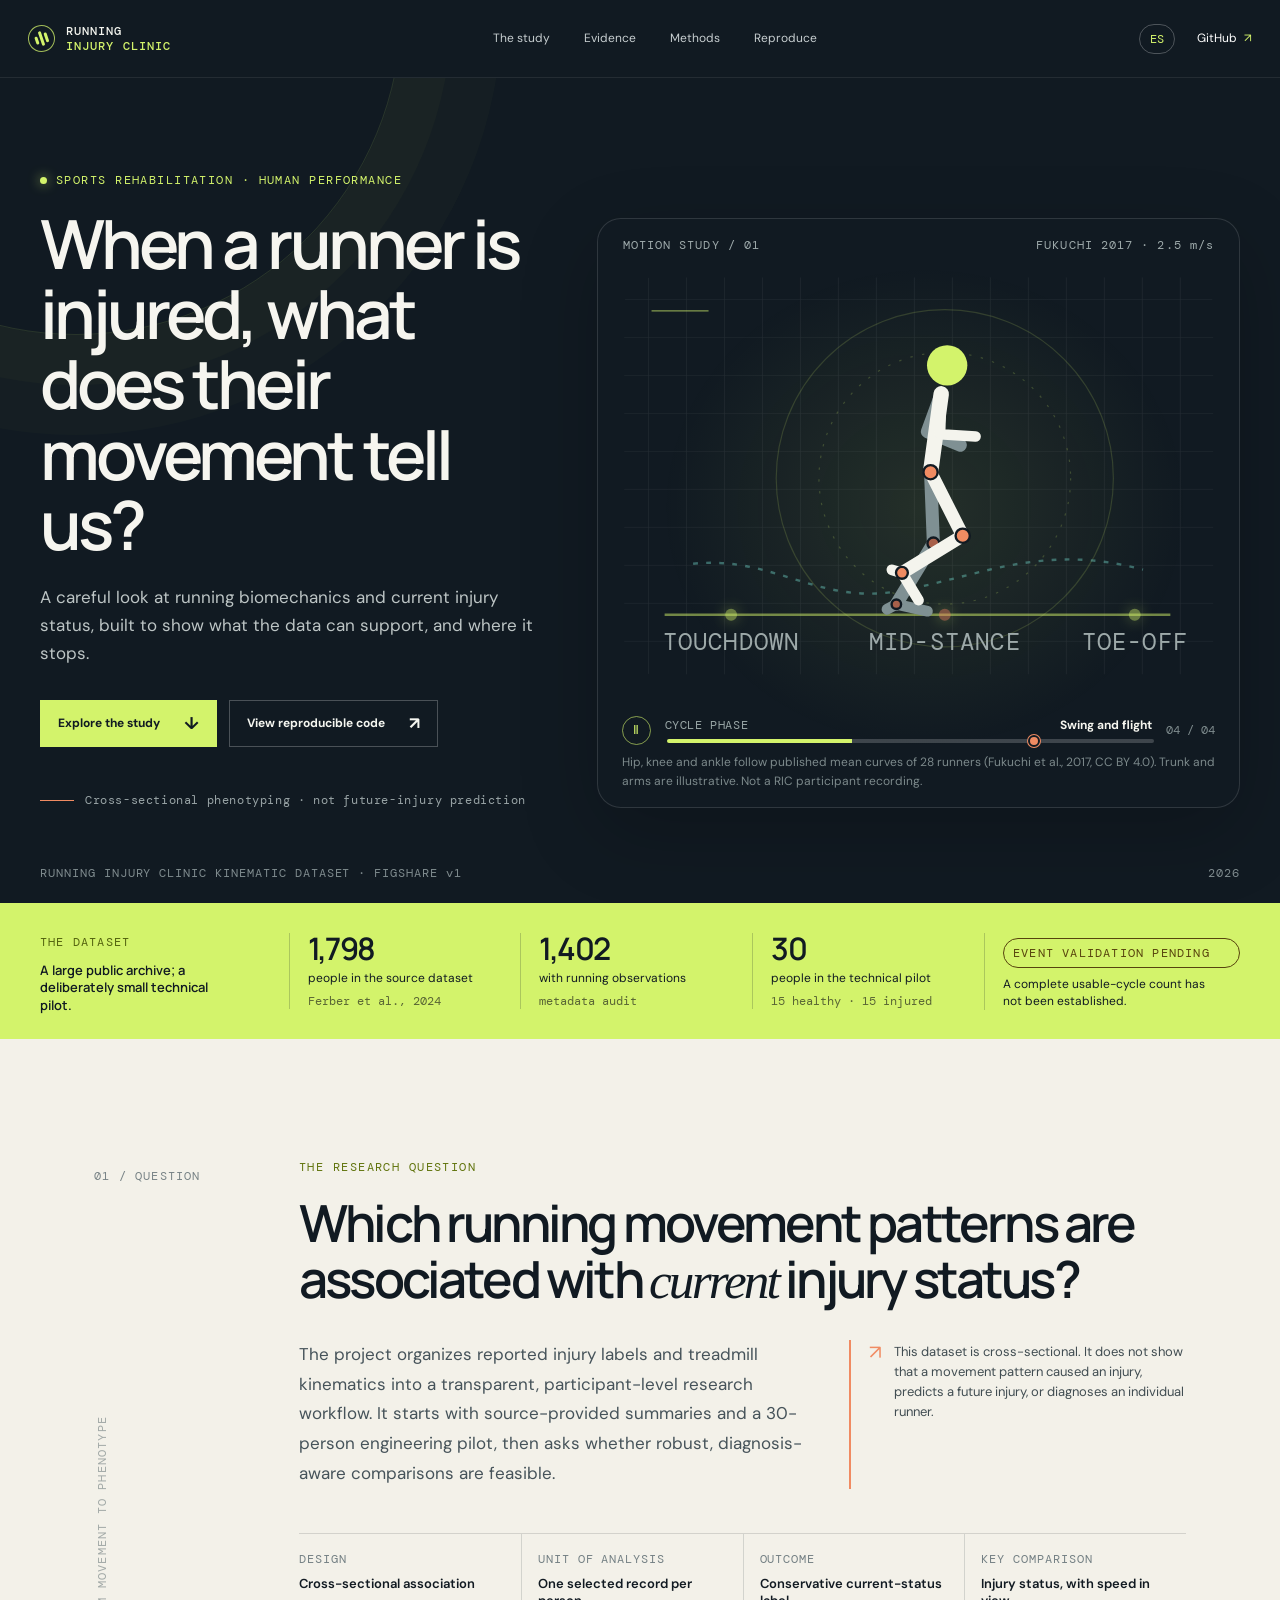
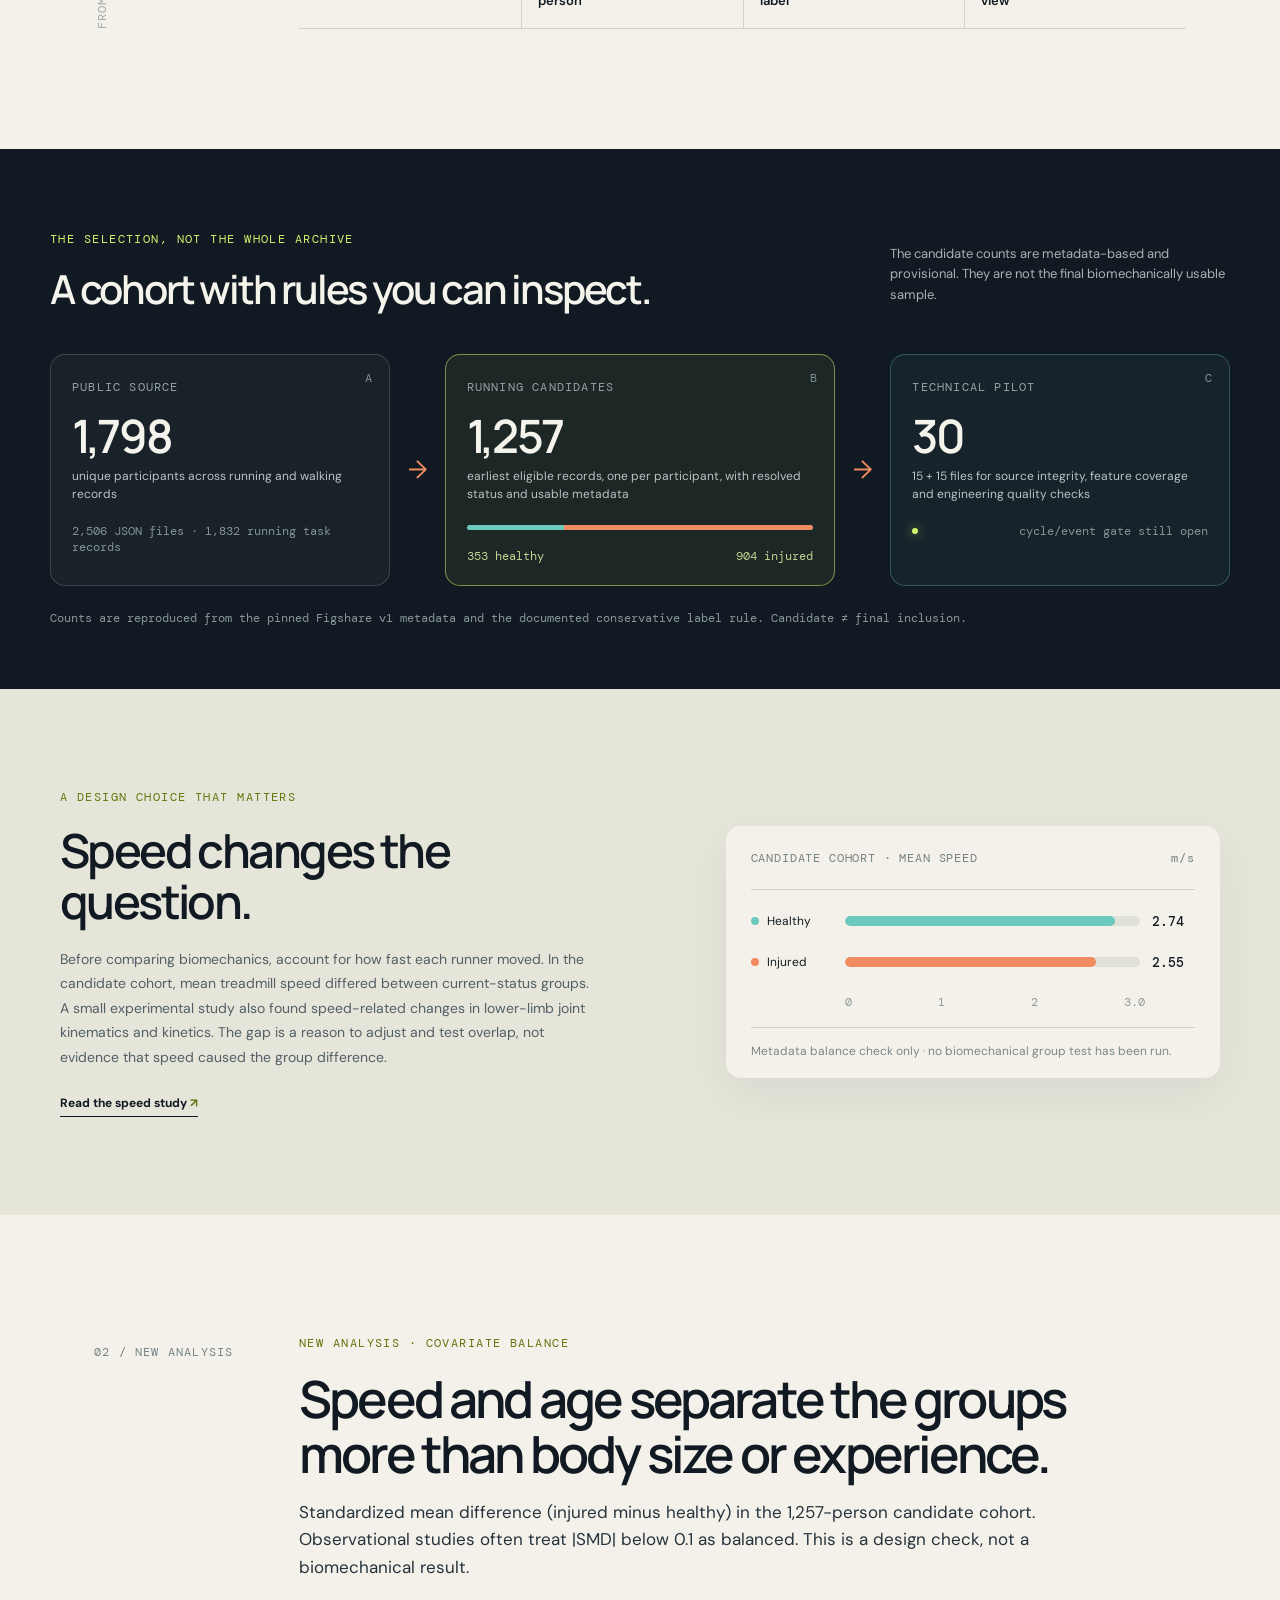
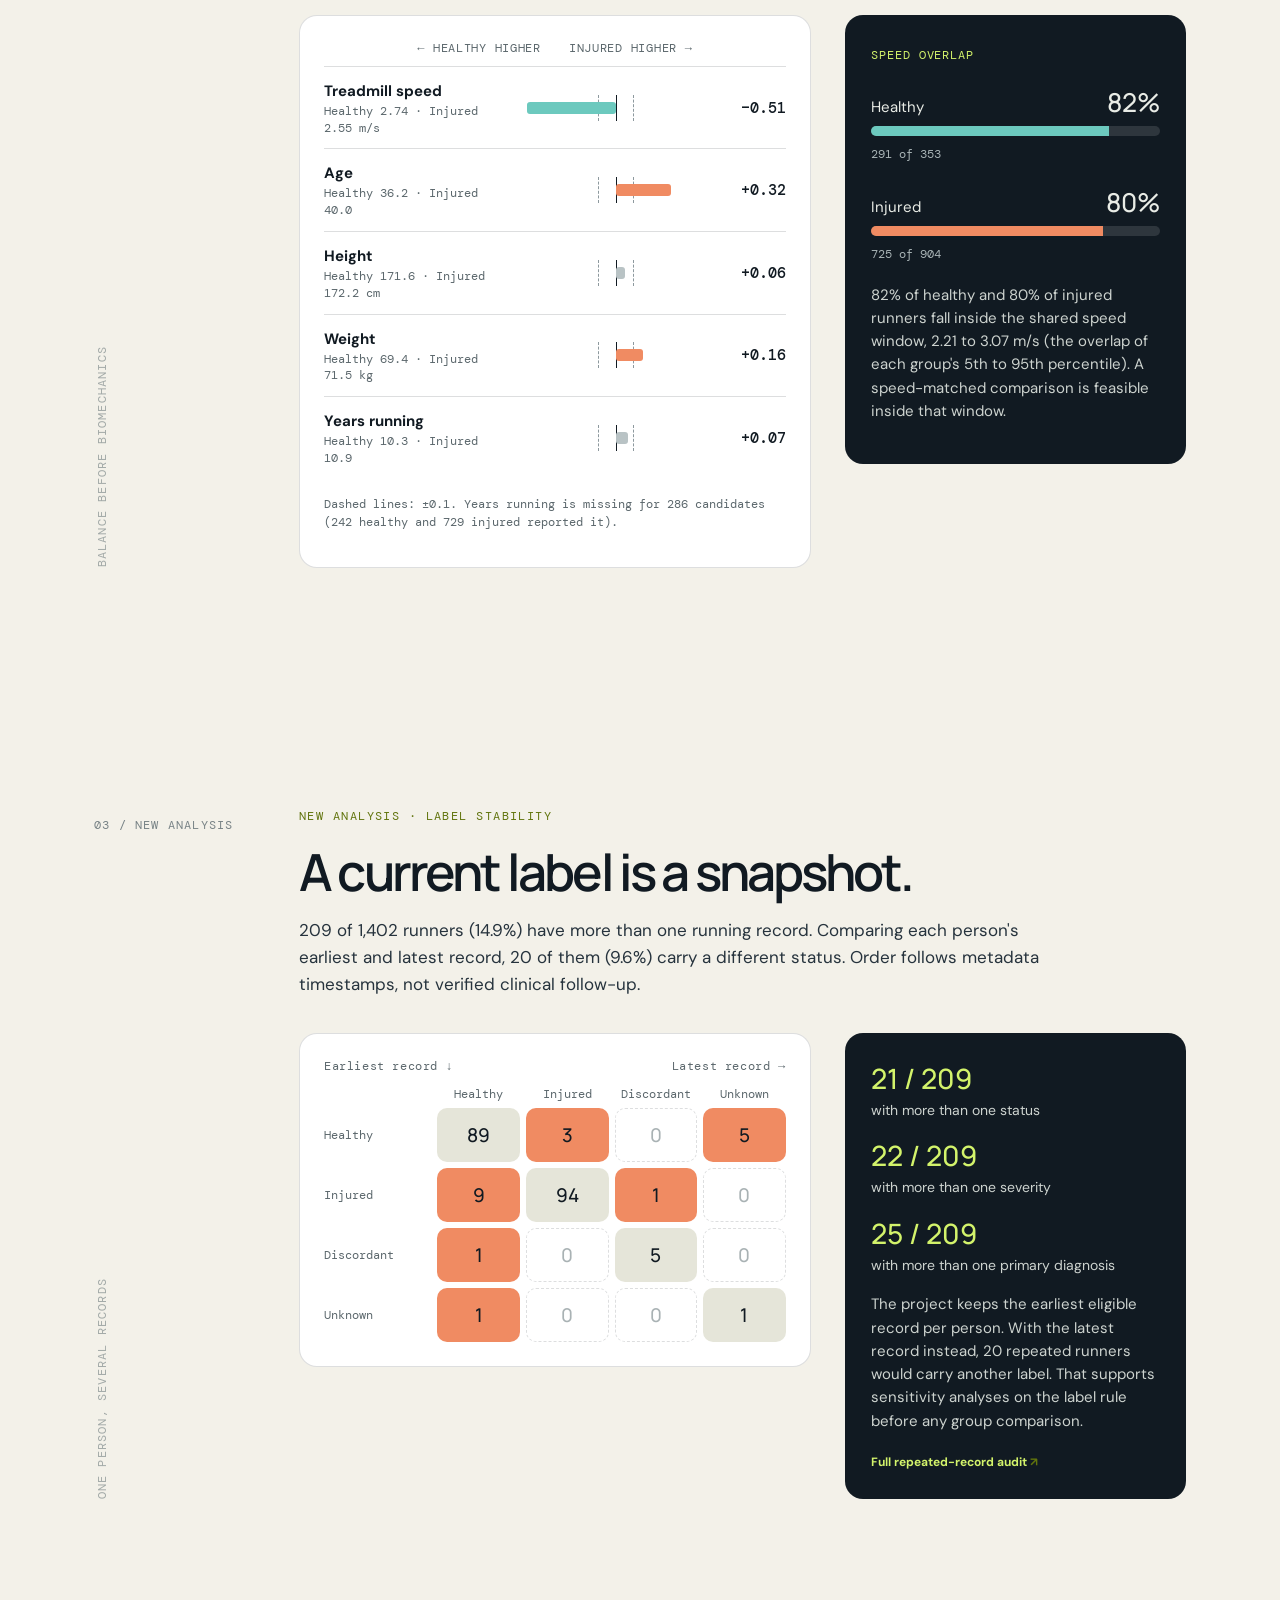
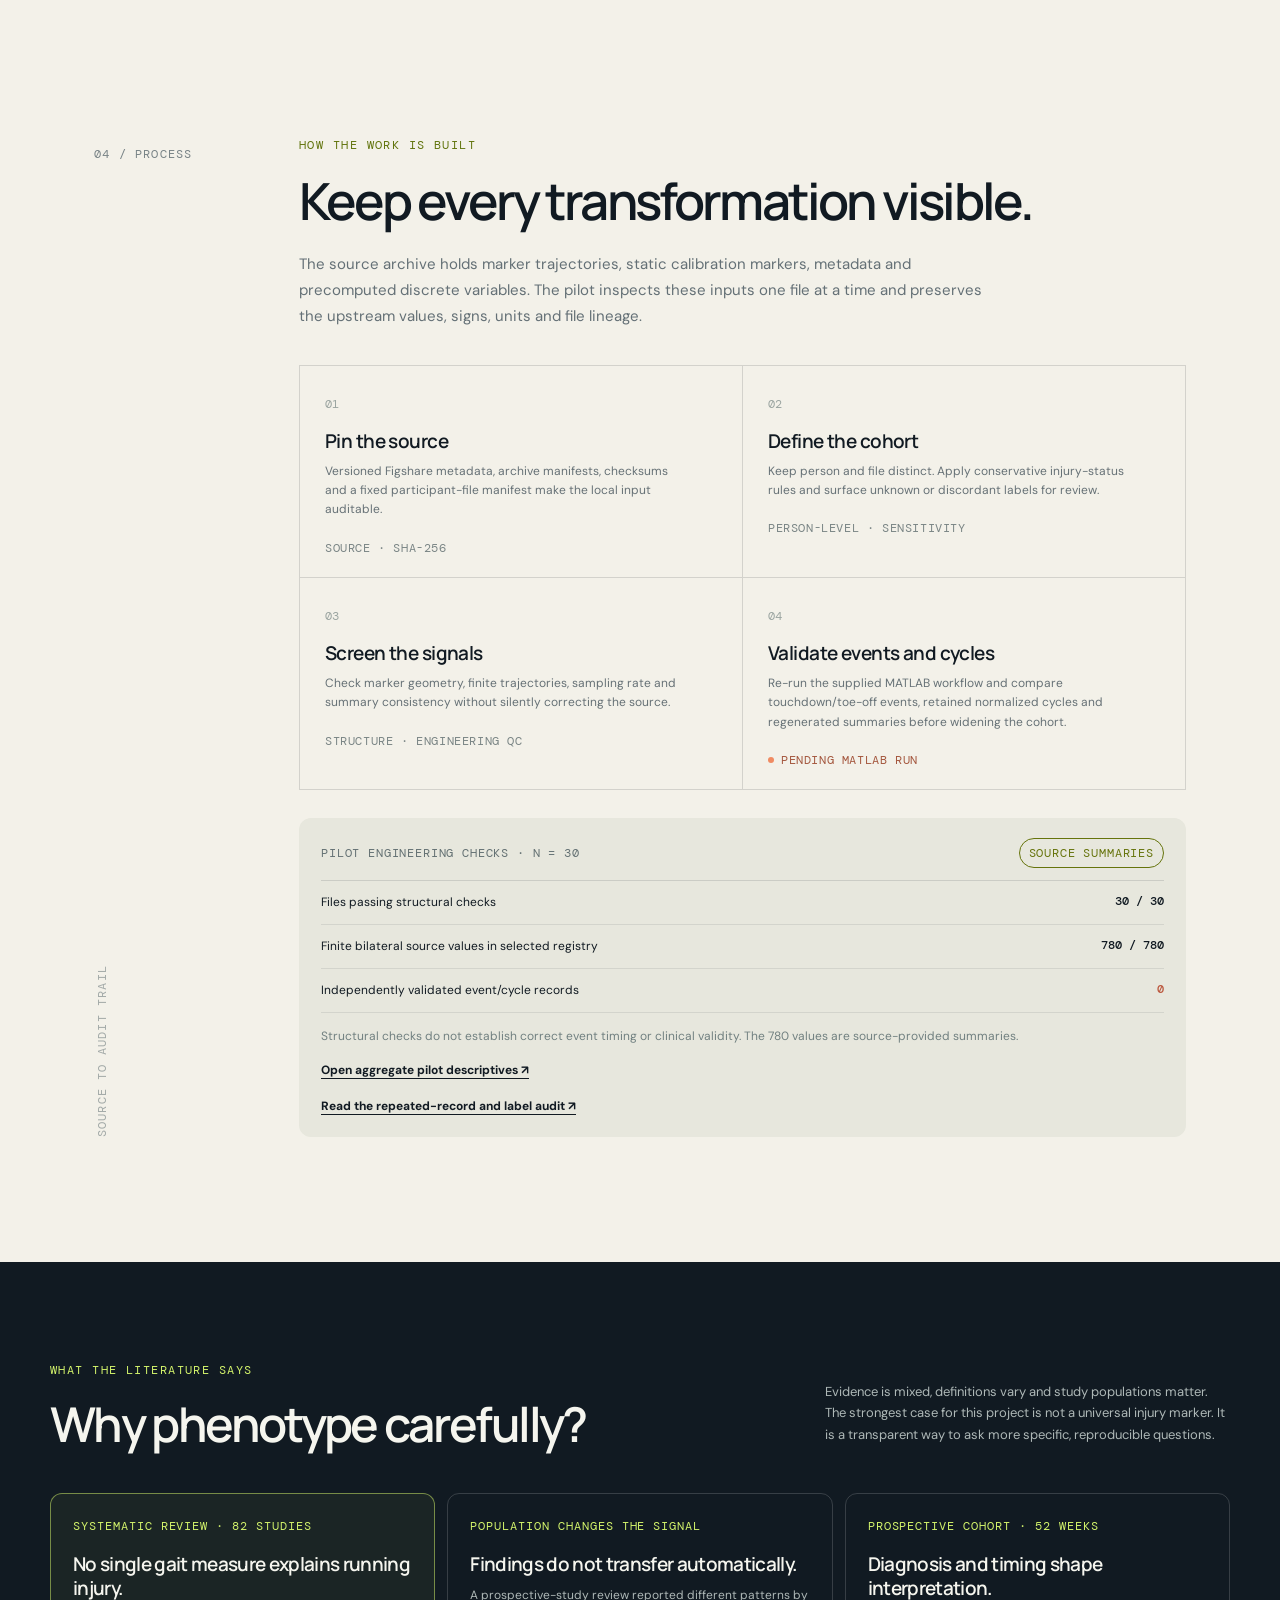
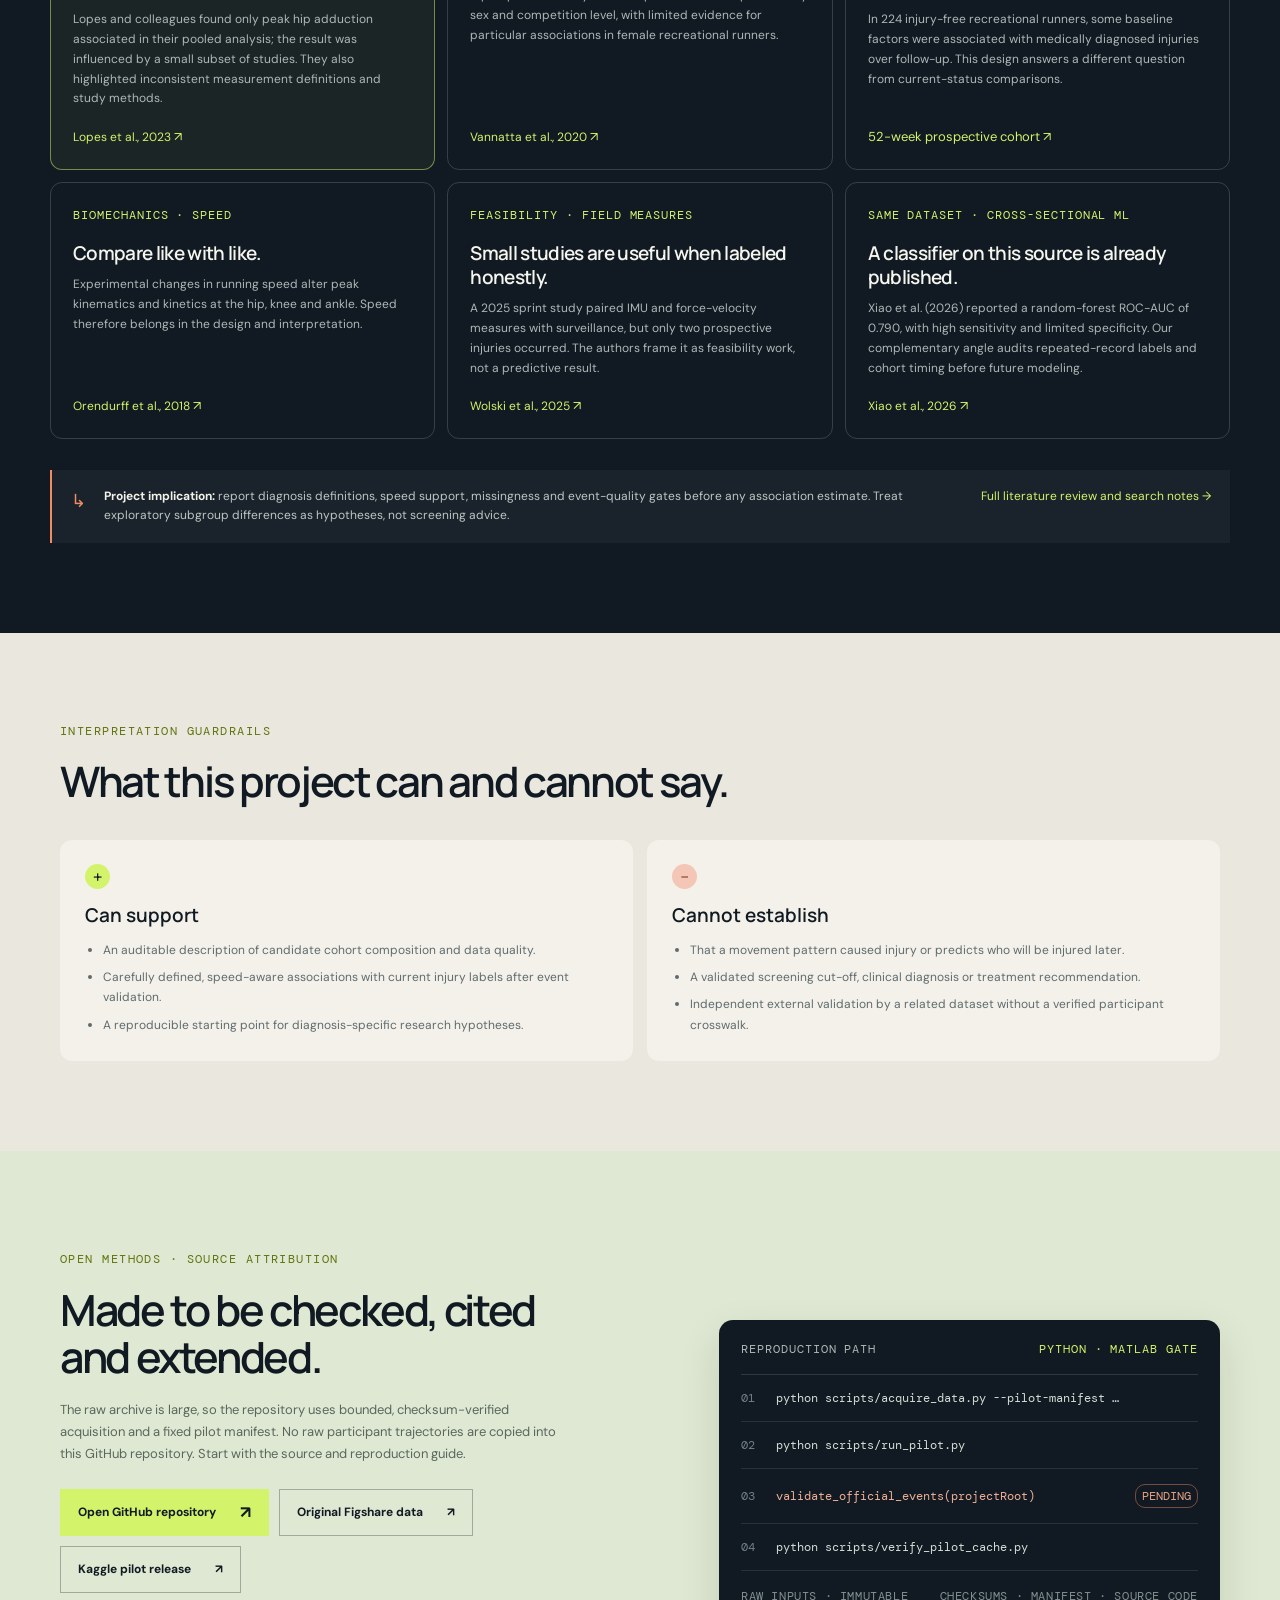
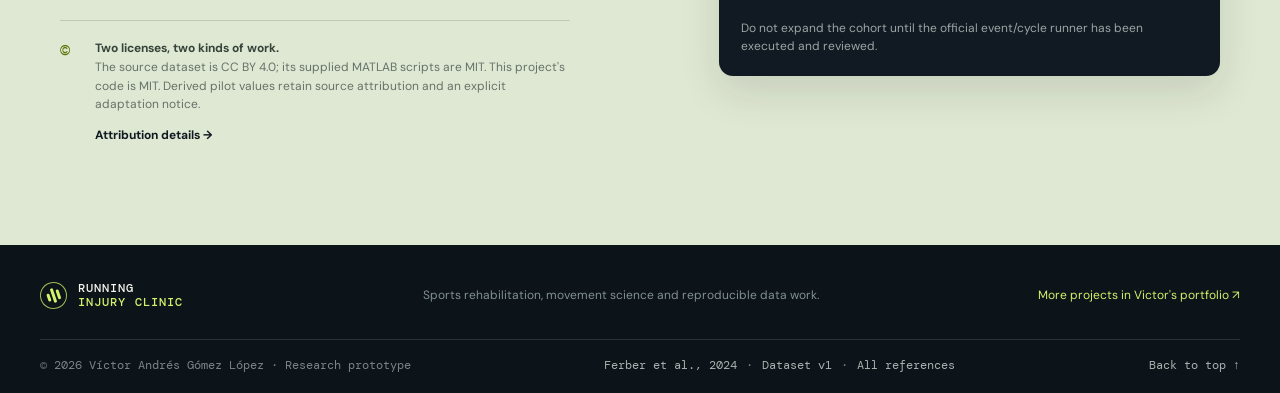
<file: site/index.html>
<!doctype html>
<html lang="en">
<head>
  <meta charset="utf-8">
  <meta name="viewport" content="width=device-width, initial-scale=1">
  <meta name="theme-color" content="#111a22">
  <meta name="description" content="A transparent, cross-sectional exploration of running biomechanics and current injury phenotypes using the Running Injury Clinic Kinematic Dataset.">
  <title>Running Injury Clinic · Biomechanics and injury phenotyping</title>
  <link rel="icon" href="data:image/svg+xml,%3Csvg xmlns='http://www.w3.org/2000/svg' viewBox='0 0 40 40'%3E%3Crect width='40' height='40' rx='12' fill='%23111a22'/%3E%3Cpath d='M9 25h7l4-11 5 16 4-8h4' fill='none' stroke='%23d3f36b' stroke-width='3' stroke-linecap='round' stroke-linejoin='round'/%3E%3C/svg%3E">
  <link rel="stylesheet" href="styles.css">
  <script src="app.js" defer></script>
  <script src="runner.js" defer></script>
</head>
<body>
  <a class="skip-link" href="#main" data-i18n="skip">Skip to content</a>
  <header class="site-header">
    <a class="wordmark" href="#top" aria-label="Running Injury Clinic home">
      <span class="mark" aria-hidden="true"><i></i><i></i><i></i></span>
      <span>RUNNING<br><b>INJURY CLINIC</b></span>
    </a>
    <nav class="main-nav" aria-label="Main navigation">
      <a href="#study" data-i18n="navStudy">The study</a>
      <a href="#evidence" data-i18n="navEvidence">Evidence</a>
      <a href="#methods" data-i18n="navMethods">Methods</a>
      <a href="#reproduce" data-i18n="navReproduce">Reproduce</a>
    </nav>
    <div class="header-actions">
      <button class="language-toggle" type="button" aria-label="Switch language" aria-pressed="false">ES</button>
      <a class="header-link" href="https://github.com/victorgomezadapty/running-injury-clinic" target="_blank" rel="noreferrer">GitHub <span aria-hidden="true">↗</span></a>
      <button class="menu-toggle" type="button" aria-expanded="false" aria-controls="mobile-nav" aria-label="Open navigation"><span></span><span></span></button>
    </div>
  </header>
  <div id="mobile-nav" class="mobile-nav" hidden>
    <a href="#study" data-i18n="navStudy">The study</a><a href="#evidence" data-i18n="navEvidence">Evidence</a><a href="#methods" data-i18n="navMethods">Methods</a><a href="#reproduce" data-i18n="navReproduce">Reproduce</a>
  </div>

  <main id="main">
    <section class="hero" id="top">
      <div class="hero-copy">
        <p class="eyebrow"><span class="status-dot"></span><span data-i18n="eyebrow">SPORTS REHABILITATION · HUMAN PERFORMANCE</span></p>
        <h1 data-i18n="heroTitle">When a runner is injured, what does their movement tell us?</h1>
        <p class="hero-lede" data-i18n="heroLead">A careful look at running biomechanics and current injury status, built to show what the data can support, and where it stops.</p>
        <div class="hero-buttons">
          <a class="button button-lime" href="#study"><span data-i18n="explore">Explore the study</span><span aria-hidden="true">↓</span></a>
          <a class="button button-ghost" href="https://github.com/victorgomezadapty/running-injury-clinic" target="_blank" rel="noreferrer"><span data-i18n="viewCode">View reproducible code</span><span aria-hidden="true">↗</span></a>
        </div>
        <p class="scope-stamp"><span class="stamp-line"></span><span data-i18n="scopeStamp">Cross-sectional phenotyping · not future-injury prediction</span></p>
      </div>
      <div class="hero-visual" aria-label="Runner animated with published mean joint-angle curves; not a participant recording">
        <div class="visual-topline"><span data-i18n="motionLab">MOTION STUDY / 01</span><span data-i18n="curveStamp">FUKUCHI 2017 · 2.5 m/s</span></div>
        <svg class="runner-svg" viewBox="0 0 520 380" role="img" aria-labelledby="runnerTitle runnerDesc">
          <title id="runnerTitle" data-i18n="runnerTitle">Runner animated with published joint-angle curves</title>
          <desc id="runnerDesc" data-i18n="runnerDesc">Hip, knee and ankle follow the mean curves of 28 treadmill runners at 2.5 m/s (Fukuchi et al., 2017). Trunk, arms and flight height are illustrative. It is not a Running Injury Clinic participant recording.</desc>
          <defs>
            <linearGradient id="glow" x1="0" y1="0" x2="1" y2="1"><stop offset="0" stop-color="#d3f36b" stop-opacity=".35"/><stop offset="1" stop-color="#61c9bf" stop-opacity="0"/></linearGradient>
            <pattern id="grid" width="32" height="32" patternUnits="userSpaceOnUse"><path d="M32 0H0V32" fill="none" stroke="#ffffff" stroke-opacity=".075" stroke-width="1"/></pattern>
          </defs>
          <rect x="12" y="14" width="496" height="334" rx="24" fill="url(#grid)"/>
          <circle class="orbit orbit-a" cx="282" cy="183" r="142" fill="none" stroke="#d3f36b" stroke-opacity=".16"/>
          <circle class="orbit orbit-b" cx="282" cy="183" r="106" fill="none" stroke="#d3f36b" stroke-opacity=".2" stroke-dasharray="2 8"/>
          <path d="M46 298H472" stroke="#d3f36b" stroke-opacity=".5" stroke-width="2"/>
          <path class="ghost-path" d="M70 255 C138 248 175 290 243 278 S364 237 449 260"/>
          <g id="rig" class="rig" aria-hidden="true">
            <path id="rig-far-arm" class="rig-limb far"/><path id="rig-far-leg" class="rig-limb far"/><path id="rig-far-foot" class="rig-foot far"/>
            <circle id="rig-far-knee" class="rig-joint far" r="5"/><circle id="rig-far-ankle" class="rig-joint far" r="4"/>
            <path class="rig-trunk" d="M270 182 L279 116"/><circle class="runner-head" cx="284" cy="92" r="17"/>
            <path id="rig-near-leg" class="rig-limb"/><path id="rig-near-foot" class="rig-foot"/>
            <circle class="rig-joint hip" cx="270" cy="182" r="6"/><circle id="rig-near-knee" class="rig-joint" r="6"/><circle id="rig-near-ankle" class="rig-joint" r="5"/>
            <path id="rig-near-arm" class="rig-limb arm-near"/>
          </g>
          <circle class="track-point point-a" data-phase-point="0" cx="102" cy="298" r="5"/><circle class="track-point point-b" data-phase-point="1" cx="282" cy="298" r="5"/><circle class="track-point point-c" data-phase-point="2" cx="442" cy="298" r="5"/>
          <text class="svg-label" data-phase-point="0" x="102" y="328" text-anchor="middle" data-i18n="ptTouch">TOUCHDOWN</text><text class="svg-label" data-phase-point="1" x="282" y="328" text-anchor="middle" data-i18n="ptStance">MID-STANCE</text><text class="svg-label" data-phase-point="2" x="442" y="328" text-anchor="middle" data-i18n="ptToe">TOE-OFF</text>
          <path class="scan-line" d="M35 42H485"/>
        </svg>
        <div class="cycle-control">
          <button class="play-toggle" type="button" aria-label="Pause illustration" aria-pressed="true"><span class="pause-icon">Ⅱ</span><span class="play-icon">▶</span></button>
          <div class="cycle-track-wrap">
            <div class="cycle-state"><span data-i18n="phaseLabel">ILLUSTRATIVE PHASE</span><strong id="phase-name" aria-live="polite">Stance</strong></div>
            <input id="phase-slider" type="range" min="0" max="100" value="20" aria-label="Explore the illustrative gait cycle">
          </div>
          <span class="cycle-number" id="phase-number">01 / 04</span>
        </div>
        <p class="illustration-note" data-i18n="illustrationNote">Concept illustration only · no participant waveform or event is shown</p>
      </div>
      <div class="hero-bottom"><span data-i18n="datasetSource">RUNNING INJURY CLINIC KINEMATIC DATASET · FIGSHARE v1</span><span>2026</span></div>
    </section>

    <section class="metrics-band" aria-label="Project snapshot">
      <div class="metric-intro"><span data-i18n="snapshot">THE DATASET</span><p data-i18n="snapshotCopy">A large public archive; a deliberately small technical pilot.</p></div>
      <div class="metric"><strong data-count="1798" data-num="1798">1,798</strong><span data-i18n="people">people in the source dataset</span><small>Ferber et al., 2024</small></div>
      <div class="metric"><strong data-count="1402" data-num="1402">1,402</strong><span data-i18n="runningPeople">with running observations</span><small data-i18n="metaAudit">metadata audit</small></div>
      <div class="metric"><strong data-count="30">30</strong><span data-i18n="pilotPeople">people in the technical pilot</span><small data-i18n="pilotSplit">15 healthy · 15 injured</small></div>
      <div class="metric metric-status"><span class="status-pill" data-i18n="eventPending">EVENT VALIDATION PENDING</span><p data-i18n="fullQc">A complete usable-cycle count has not been established.</p></div>
    </section>

    <section class="section study-section" id="study">
      <div class="section-aside"><span class="section-index" data-i18n="idxQuestion">01 / QUESTION</span><span class="vertical-note" data-i18n="sectionQuestion">FROM MOVEMENT TO PHENOTYPE</span></div>
      <div class="section-main">
        <p class="eyebrow eyebrow-dark" data-i18n="studyEyebrow">THE RESEARCH QUESTION</p>
        <h2 data-i18n="studyTitle">Which running movement patterns are associated with <em>current</em> injury status?</h2>
        <div class="study-grid">
          <p class="study-lede" data-i18n="studyLead">The project organizes reported injury labels and treadmill kinematics into a transparent, participant-level research workflow. It starts with source-provided summaries and a 30-person engineering pilot, then asks whether robust, diagnosis-aware comparisons are feasible.</p>
          <div class="callout"><span class="callout-icon">↗</span><p data-i18n="studyLimit">This dataset is cross-sectional. It does not show that a movement pattern caused an injury, predicts a future injury, or diagnoses an individual runner.</p></div>
        </div>
        <div class="study-facts">
          <div><span data-i18n="designLabel">DESIGN</span><strong data-i18n="designValue">Cross-sectional association</strong></div>
          <div><span data-i18n="unitLabel">UNIT OF ANALYSIS</span><strong data-i18n="unitValue">One selected record per person</strong></div>
          <div><span data-i18n="outcomeLabel">OUTCOME</span><strong data-i18n="outcomeValue">Conservative current-status label</strong></div>
          <div><span data-i18n="comparisonLabel">KEY COMPARISON</span><strong data-i18n="comparisonValue">Injury status, with speed in view</strong></div>
        </div>
      </div>
    </section>

    <section class="cohort-section">
      <div class="cohort-heading"><div><p class="eyebrow" data-i18n="cohortEyebrow">THE SELECTION, NOT THE WHOLE ARCHIVE</p><h2 data-i18n="cohortTitle">A cohort with rules you can inspect.</h2></div><p data-i18n="cohortCopy">The candidate counts are metadata-based and provisional. They are not the final biomechanically usable sample.</p></div>
      <div class="cohort-flow">
        <article class="flow-card flow-source"><span class="flow-step">A</span><span class="flow-kicker" data-i18n="sourceLabel">PUBLIC SOURCE</span><strong data-num="1798">1,798</strong><p data-i18n="sourceText">unique participants across running and walking records</p><span class="flow-foot" data-i18n="sourceFoot">2,506 JSON files · 1,832 running task records</span></article>
        <div class="flow-arrow" aria-hidden="true">→</div>
        <article class="flow-card flow-candidate"><span class="flow-step">B</span><span class="flow-kicker" data-i18n="candidateLabel">RUNNING CANDIDATES</span><strong data-num="1257">1,257</strong><p data-i18n="candidateText">earliest eligible records, one per participant, with resolved status and usable metadata</p><div class="stack-bar" role="img" aria-label="353 healthy and 904 injured candidates"><i></i><b></b></div><span class="flow-foot"><span data-i18n="healthyN">353 healthy</span><span data-i18n="injuredN">904 injured</span></span></article>
        <div class="flow-arrow" aria-hidden="true">→</div>
        <article class="flow-card flow-pilot"><span class="flow-step">C</span><span class="flow-kicker" data-i18n="pilotLabel">TECHNICAL PILOT</span><strong>30</strong><p data-i18n="pilotText">15 + 15 files for source integrity, feature coverage and engineering quality checks</p><span class="flow-foot"><span class="status-dot"></span><span data-i18n="eventGate">cycle/event gate still open</span></span></article>
      </div>
      <p class="cohort-caption" data-i18n="cohortCaption">Counts are reproduced from the pinned Figshare v1 metadata and the documented conservative label rule. Candidate ≠ final inclusion.</p>
    </section>

    <section class="speed-section">
      <div class="speed-copy"><p class="eyebrow" data-i18n="confounder">A DESIGN CHOICE THAT MATTERS</p><h2 data-i18n="speedTitle">Speed changes the question.</h2><p data-i18n="speedCopy">Before comparing biomechanics, account for how fast each runner moved. In the candidate cohort, mean treadmill speed differed between current-status groups. A small experimental study also found speed-related changes in lower-limb joint kinematics and kinetics. The gap is a reason to adjust and test overlap, not evidence that speed caused the group difference.</p><a class="text-link" href="https://doi.org/10.1016/j.jbiomech.2018.02.010" target="_blank" rel="noreferrer"><span data-i18n="readSpeed">Read the speed study</span> <span aria-hidden="true">↗</span></a></div>
      <div class="speed-chart" role="img" aria-label="Candidate cohort mean speed: healthy 2.74 meters per second, injured 2.55 meters per second" data-i18n-aria="speedAria">
        <div class="chart-heading"><span data-i18n="candidateMeans">CANDIDATE COHORT · MEAN SPEED</span><span>m/s</span></div>
        <div class="chart-row"><div class="chart-label"><span class="legend-dot healthy"></span><span data-i18n="healthy">Healthy</span></div><div class="bar-rail"><i class="speed-bar healthy-bar" style="--bar:91.3%"></i></div><strong data-num="2.74" data-dec="2">2.74</strong></div>
        <div class="chart-row"><div class="chart-label"><span class="legend-dot injured"></span><span data-i18n="injured">Injured</span></div><div class="bar-rail"><i class="speed-bar injured-bar" style="--bar:85%"></i></div><strong data-num="2.55" data-dec="2">2.55</strong></div>
        <div class="chart-scale"><span>0</span><span>1</span><span>2</span><span data-num="3" data-dec="1">3.0</span></div>
        <p class="chart-note" data-i18n="chartNote">Metadata balance check only · no biomechanical group test has been run.</p>
      </div>
    </section>

    <section class="section extra-section" id="balance">
      <div class="section-aside"><span class="section-index" data-i18n="idxBalance">02 / NEW ANALYSIS</span><span class="vertical-note" data-i18n="vBalance">BALANCE BEFORE BIOMECHANICS</span></div>
      <div class="section-main">
        <p class="eyebrow eyebrow-dark" data-i18n="balEyebrow">NEW ANALYSIS · COVARIATE BALANCE</p>
        <h2 data-i18n="balTitle">Speed and age separate the groups more than body size or experience.</h2>
        <p class="extra-lead" data-collapse-after data-i18n="balLead">Standardized mean difference (injured minus healthy) in the 1,257-person candidate cohort. Observational studies often treat |SMD| below 0.1 as balanced. This is a design check, not a biomechanical result.</p>
        <div class="balance-grid">
          <div class="smd-panel"><div class="smd-head"><span data-i18n="smdLeft">Healthy higher</span><span data-i18n="smdRight">Injured higher</span></div><div id="smd-chart" class="smd-chart" role="group" aria-label="Standardized mean differences by covariate"></div><p class="extra-note" data-i18n="smdNote">Dashed lines: ±0.1. Years running is missing for 286 candidates (242 healthy and 729 injured reported it).</p></div>
          <aside class="overlap-card"><span class="overlap-eyebrow" data-i18n="ovEyebrow">SPEED OVERLAP</span><div id="overlap-bars" class="overlap-bars"></div><p data-i18n="ovText">82% of healthy and 80% of injured runners fall inside the shared speed window, 2.21 to 3.07 m/s (the overlap of each group's 5th to 95th percentile). A speed-matched comparison is feasible inside that window.</p></aside>
        </div>
      </div>
    </section>
    <section class="section extra-section" id="labels">
      <div class="section-aside"><span class="section-index" data-i18n="idxLabels">03 / NEW ANALYSIS</span><span class="vertical-note" data-i18n="vLabels">ONE PERSON, SEVERAL RECORDS</span></div>
      <div class="section-main">
        <p class="eyebrow eyebrow-dark" data-i18n="labEyebrow">NEW ANALYSIS · LABEL STABILITY</p>
        <h2 data-i18n="labTitle">A current label is a snapshot.</h2>
        <p class="extra-lead" data-collapse-after data-i18n="labLead">209 of 1,402 runners (14.9%) have more than one running record. Comparing each person's earliest and latest record, 20 of them (9.6%) carry a different status. Order follows metadata timestamps, not verified clinical follow-up.</p>
        <div class="labels-grid">
          <div class="matrix-panel"><div class="matrix-caption"><span data-i18n="mxRows">Earliest record ↓</span><span data-i18n="mxCols">Latest record →</span></div><div id="status-matrix" class="status-matrix" role="table" aria-label="Status in earliest versus latest record, 209 repeated runners"></div></div>
          <aside class="labels-aside"><div class="stability-list" id="stability-list"></div><p data-i18n="labWhy">The project keeps the earliest eligible record per person. With the latest record instead, 20 repeated runners would carry another label. That supports sensitivity analyses on the label rule before any group comparison.</p><a class="text-link" href="https://github.com/victorgomezadapty/running-injury-clinic/blob/main/reports/milestone_04_repeated_record_audit.md" target="_blank" rel="noreferrer"><span data-i18n="auditLink2">Full repeated-record audit</span> <span aria-hidden="true">↗</span></a></aside>
        </div>
      </div>
    </section>


    <section class="section methods-section" id="methods">
      <div class="section-aside"><span class="section-index" data-i18n="idxProcess">04 / PROCESS</span><span class="vertical-note" data-i18n="sectionMethod">SOURCE TO AUDIT TRAIL</span></div>
      <div class="section-main">
        <p class="eyebrow eyebrow-dark" data-i18n="methodsEyebrow">HOW THE WORK IS BUILT</p>
        <h2 data-i18n="methodsTitle">Keep every transformation visible.</h2>
        <p class="section-intro" data-i18n="methodsLead">The source archive holds marker trajectories, static calibration markers, metadata and precomputed discrete variables. The pilot inspects these inputs one file at a time and preserves the upstream values, signs, units and file lineage.</p>
        <div class="method-grid">
          <article class="method-card"><span class="method-number">01</span><h3 data-i18n="method1Title">Pin the source</h3><p data-i18n="method1Text">Versioned Figshare metadata, archive manifests, checksums and a fixed participant-file manifest make the local input auditable.</p><span class="method-tag" data-i18n="tag1">SOURCE · SHA-256</span></article>
          <article class="method-card"><span class="method-number">02</span><h3 data-i18n="method2Title">Define the cohort</h3><p data-i18n="method2Text">Keep person and file distinct. Apply conservative injury-status rules and surface unknown or discordant labels for review.</p><span class="method-tag" data-i18n="tag2">PERSON-LEVEL · SENSITIVITY</span></article>
          <article class="method-card"><span class="method-number">03</span><h3 data-i18n="method3Title">Screen the signals</h3><p data-i18n="method3Text">Check marker geometry, finite trajectories, sampling rate and summary consistency without silently correcting the source.</p><span class="method-tag" data-i18n="tag3">STRUCTURE · ENGINEERING QC</span></article>
          <article class="method-card method-pending"><span class="method-number">04</span><h3 data-i18n="method4Title">Validate events and cycles</h3><p data-i18n="method4Text">Re-run the supplied MATLAB workflow and compare touchdown/toe-off events, retained normalized cycles and regenerated summaries before widening the cohort.</p><span class="method-tag"><i></i><span data-i18n="method4Tag">PENDING MATLAB RUN</span></span></article>
        </div>
        <div class="pilot-result"><div class="pilot-result-head"><span data-i18n="pilotResults">PILOT ENGINEERING CHECKS · N = 30</span><span class="status-pill status-soft" data-i18n="sourceScalars">SOURCE SUMMARIES</span></div><div class="result-row"><span data-i18n="structuralPass">Files passing structural checks</span><strong>30 / 30</strong></div><div class="result-row"><span data-i18n="featureSlots">Finite bilateral source values in selected registry</span><strong>780 / 780</strong></div><div class="result-row"><span data-i18n="validatedCycles">Independently validated event/cycle records</span><strong class="warning-value">0</strong></div><p data-i18n="pilotResultNote">Structural checks do not establish correct event timing or clinical validity. The 780 values are source-provided summaries.</p><a class="pilot-report-link" data-i18n="pilotReport" href="https://github.com/victorgomezadapty/running-injury-clinic/blob/main/reports/milestone_02_1_pilot_descriptives.md" target="_blank" rel="noreferrer">Open aggregate pilot descriptives ↗</a><br><a class="pilot-report-link" href="https://github.com/victorgomezadapty/running-injury-clinic/blob/main/reports/milestone_04_repeated_record_audit.md" target="_blank" rel="noreferrer" data-i18n="auditLink">Read the repeated-record and label audit ↗</a></div>
      </div>
    </section>

    <section class="evidence-section" id="evidence">
      <div class="evidence-top"><div><p class="eyebrow" data-i18n="evidenceEyebrow">WHAT THE LITERATURE SAYS</p><h2 data-i18n="evidenceTitle">Why phenotype carefully?</h2></div><p data-i18n="evidenceLead">Evidence is mixed, definitions vary and study populations matter. The strongest case for this project is not a universal injury marker. It is a transparent way to ask more specific, reproducible questions.</p></div>
      <div class="evidence-grid">
        <article class="evidence-card evidence-featured"><span class="evidence-label" data-i18n="evidenceSynthesis">SYSTEMATIC REVIEW · 82 STUDIES</span><h3 data-i18n="evidence1Title">No single gait measure explains running injury.</h3><p data-i18n="evidence1Text">Lopes and colleagues found only peak hip adduction associated in their pooled analysis; the result was influenced by a small subset of studies. They also highlighted inconsistent measurement definitions and study methods.</p><a href="https://doi.org/10.1016/j.bjpt.2023.100538" target="_blank" rel="noreferrer">Lopes et al., 2023 <span aria-hidden="true">↗</span></a></article>
        <article class="evidence-card"><span class="evidence-label" data-i18n="evidencePopulation">POPULATION CHANGES THE SIGNAL</span><h3 data-i18n="evidence2Title">Findings do not transfer automatically.</h3><p data-i18n="evidence2Text">A prospective-study review reported different patterns by sex and competition level, with limited evidence for particular associations in female recreational runners.</p><a href="https://doi.org/10.1016/j.clinbiomech.2020.104991" target="_blank" rel="noreferrer">Vannatta et al., 2020 <span aria-hidden="true">↗</span></a></article>
        <article class="evidence-card"><span class="evidence-label" data-i18n="evidenceProspective">PROSPECTIVE COHORT · 52 WEEKS</span><h3 data-i18n="evidence3Title">Diagnosis and timing shape interpretation.</h3><p data-i18n="evidence3Text">In 224 injury-free recreational runners, some baseline factors were associated with medically diagnosed injuries over follow-up. This design answers a different question from current-status comparisons.</p><a href="https://doi.org/10.1186/s40621-020-00237-2" target="_blank" rel="noreferrer"><span data-i18n="cohortLink">52-week prospective cohort</span> <span aria-hidden="true">↗</span></a></article>
        <article class="evidence-card"><span class="evidence-label" data-i18n="evidenceConfounder">BIOMECHANICS · SPEED</span><h3 data-i18n="evidence4Title">Compare like with like.</h3><p data-i18n="evidence4Text">Experimental changes in running speed alter peak kinematics and kinetics at the hip, knee and ankle. Speed therefore belongs in the design and interpretation.</p><a href="https://doi.org/10.1016/j.jbiomech.2018.02.010" target="_blank" rel="noreferrer">Orendurff et al., 2018 <span aria-hidden="true">↗</span></a></article>
        <article class="evidence-card"><span class="evidence-label" data-i18n="evidenceFeasibility">FEASIBILITY · FIELD MEASURES</span><h3 data-i18n="evidence5Title">Small studies are useful when labeled honestly.</h3><p data-i18n="evidence5Text">A 2025 sprint study paired IMU and force-velocity measures with surveillance, but only two prospective injuries occurred. The authors frame it as feasibility work, not a predictive result.</p><a href="https://doi.org/10.3390/s25051518" target="_blank" rel="noreferrer">Wolski et al., 2025 <span aria-hidden="true">↗</span></a></article>
        <article class="evidence-card"><span class="evidence-label" data-i18n="xiaoLabel">SAME DATASET · CROSS-SECTIONAL ML</span><h3 data-i18n="xiaoTitle">A classifier on this source is already published.</h3><p data-i18n="xiaoText">Xiao et al. (2026) reported a random-forest ROC-AUC of 0.790, with high sensitivity and limited specificity. Our complementary angle audits repeated-record labels and cohort timing before future modeling.</p><a href="https://doi.org/10.1186/s13102-026-02026-8" target="_blank" rel="noreferrer">Xiao et al., 2026 <span aria-hidden="true">↗</span></a></article>
      </div>
      <div class="discussion-note"><span>↳</span><p><b data-i18n="discussionTake">Project implication:</b> <span data-i18n="discussionText">report diagnosis definitions, speed support, missingness and event-quality gates before any association estimate. Treat exploratory subgroup differences as hypotheses, not screening advice.</span></p><a href="references.html" data-i18n="fullReview">Full literature review and search notes →</a></div>
    </section>

    <section class="limits-section">
      <div class="limits-heading"><p class="eyebrow" data-i18n="limitsEyebrow">INTERPRETATION GUARDRAILS</p><h2 data-i18n="limitsTitle">What this project can and cannot say.</h2></div>
      <div class="limits-columns"><div><span class="limit-mark yes">+</span><h3 data-i18n="canTitle">Can support</h3><ul><li data-i18n="can1">An auditable description of candidate cohort composition and data quality.</li><li data-i18n="can2">Carefully defined, speed-aware associations with current injury labels after event validation.</li><li data-i18n="can3">A reproducible starting point for diagnosis-specific research hypotheses.</li></ul></div><div><span class="limit-mark no">−</span><h3 data-i18n="cannotTitle">Cannot establish</h3><ul><li data-i18n="cannot1">That a movement pattern caused injury or predicts who will be injured later.</li><li data-i18n="cannot2">A validated screening cut-off, clinical diagnosis or treatment recommendation.</li><li data-i18n="cannot3">Independent external validation by a related dataset without a verified participant crosswalk.</li></ul></div></div>
    </section>

    <section class="reproduce-section" id="reproduce">
      <div class="reproduce-copy"><p class="eyebrow" data-i18n="reproEyebrow">OPEN METHODS · SOURCE ATTRIBUTION</p><h2 data-i18n="reproTitle">Made to be checked, cited and extended.</h2><p data-i18n="reproText">The raw archive is large, so the repository uses bounded, checksum-verified acquisition and a fixed pilot manifest. No raw participant trajectories are copied into this GitHub repository. Start with the source and reproduction guide.</p><div class="repro-buttons"><a class="button button-lime" href="https://github.com/victorgomezadapty/running-injury-clinic" target="_blank" rel="noreferrer"><span data-i18n="repoButton">Open GitHub repository</span><span aria-hidden="true">↗</span></a><a class="button button-line" href="https://doi.org/10.25452/figshare.plus.24255795.v1" target="_blank" rel="noreferrer"><span data-i18n="sourceButton">Original Figshare data</span><span aria-hidden="true">↗</span></a><a class="button button-line" href="https://www.kaggle.com/datasets/vctorandrsgmezlpez/running-injury-clinic-kinematic-pilot" target="_blank" rel="noreferrer"><span data-i18n="kaggleButton">Kaggle pilot release</span><span aria-hidden="true">↗</span></a></div><div class="license-note"><span class="license-icon">©</span><p><strong data-i18n="licenseTitle">Two licenses, two kinds of work.</strong><br><span data-i18n="licenseText">The source dataset is CC BY 4.0; its supplied MATLAB scripts are MIT. This project's code is MIT. Derived pilot values retain source attribution and an explicit adaptation notice.</span></p><a href="licenses.html" data-i18n="licenseLink">Attribution details →</a></div></div>
      <div class="repro-card"><div class="repro-card-head"><span data-i18n="reproStack">REPRODUCTION PATH</span><span class="copy-status" data-i18n="gateStack">PYTHON · MATLAB GATE</span></div><div class="terminal-line"><span>01</span><code>python scripts/acquire_data.py --pilot-manifest …</code></div><div class="terminal-line"><span>02</span><code>python scripts/run_pilot.py</code></div><div class="terminal-line terminal-wait"><span>03</span><code data-i18n="matlabGate">validate_official_events(projectRoot)</code><i data-i18n="pending">PENDING</i></div><div class="terminal-line"><span>04</span><code>python scripts/verify_pilot_cache.py</code></div><div class="repro-foot"><span data-i18n="immutable">RAW INPUTS · IMMUTABLE</span><span data-i18n="checksums">CHECKSUMS · MANIFEST · SOURCE CODE</span></div><p data-i18n="reproGateNote">Do not expand the cohort until the official event/cycle runner has been executed and reviewed.</p></div>
    </section>
  </main>

  <footer class="site-footer">
    <div class="footer-top"><a class="wordmark wordmark-footer" href="#top"><span class="mark" aria-hidden="true"><i></i><i></i><i></i></span><span>RUNNING<br><b>INJURY CLINIC</b></span></a><p data-i18n="footerLine">Sports rehabilitation, movement science and reproducible data work.</p><a class="footer-portfolio" href="https://victor-gomez-portfolio.vercel.app" target="_blank" rel="noreferrer"><span data-i18n="portfolioLink">More projects in Victor's portfolio</span> ↗</a></div>
    <div class="footer-bottom"><span>© 2026 Víctor Andrés Gómez López · <span data-i18n="footerResearch">Research prototype</span></span><span><a href="https://doi.org/10.1038/s41597-024-04011-7" target="_blank" rel="noreferrer">Ferber et al., 2024</a> · <a href="https://doi.org/10.25452/figshare.plus.24255795.v1" target="_blank" rel="noreferrer">Dataset v1</a> · <a href="references.html" data-i18n="allReferences">All references</a></span><a class="back-top" href="#top" data-i18n="backTop">Back to top ↑</a></div>
  </footer>
</body>
</html>
</file>
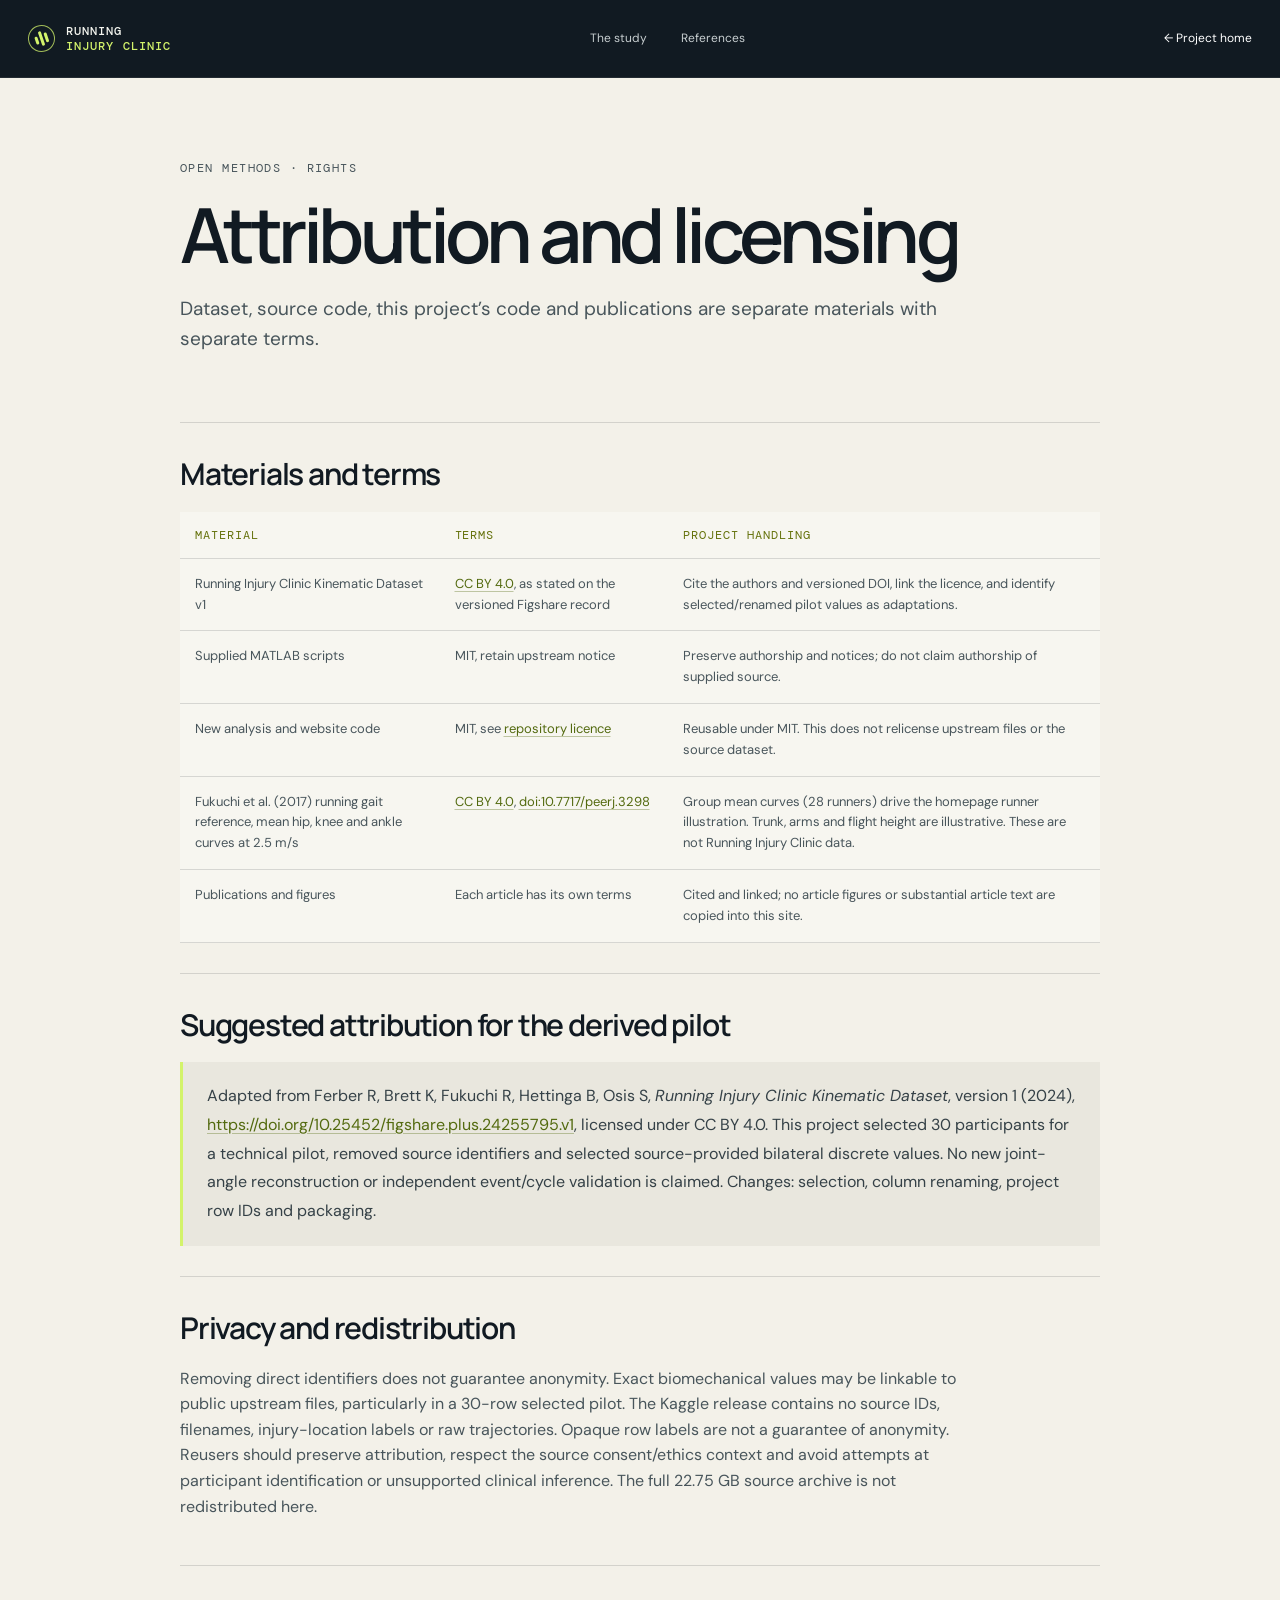
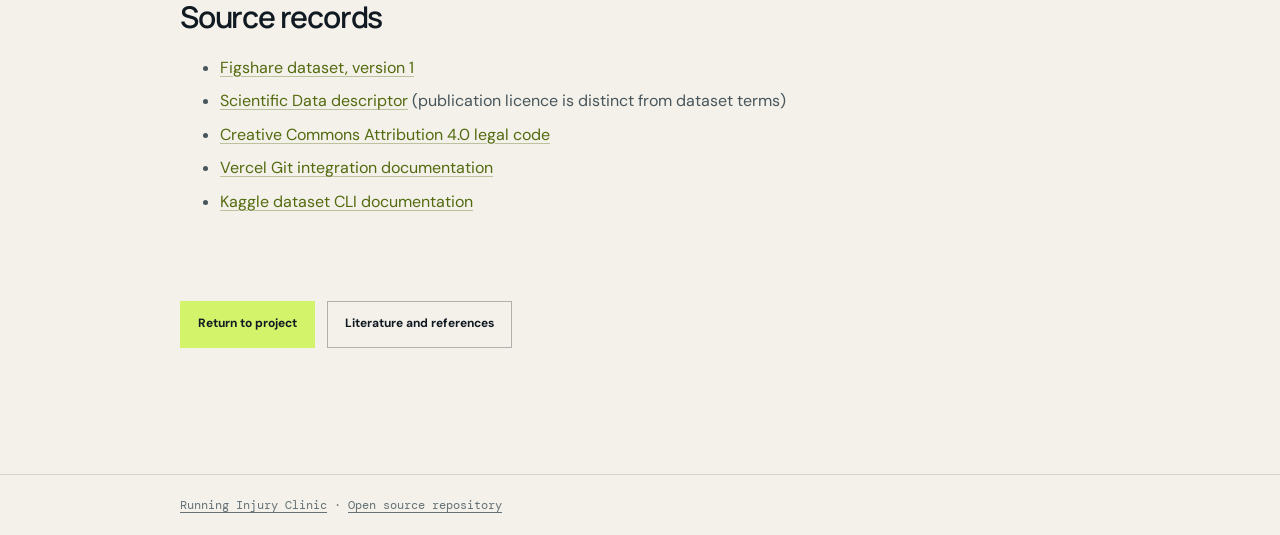
<file: site/licenses.html>
<!doctype html>
<html lang="en"><head><meta charset="utf-8"><meta name="viewport" content="width=device-width, initial-scale=1"><meta name="theme-color" content="#111a22"><title>Attribution & licensing · Running Injury Clinic</title><link rel="stylesheet" href="styles.css"></head>
<body><header class="site-header"><a class="wordmark" href="index.html"><span class="mark" aria-hidden="true"><i></i><i></i><i></i></span><span>RUNNING<br><b>INJURY CLINIC</b></span></a><nav class="main-nav"><a href="index.html#study">The study</a><a href="references.html">References</a></nav><a class="header-link" href="index.html">← Project home</a></header>
<main class="document-page"><p class="eyebrow eyebrow-dark">OPEN METHODS · RIGHTS</p><h1>Attribution and licensing</h1><p class="document-lede">Dataset, source code, this project’s code and publications are separate materials with separate terms.</p><section><h2>Materials and terms</h2><div class="license-table-wrap"><table><thead><tr><th>Material</th><th>Terms</th><th>Project handling</th></tr></thead><tbody><tr><td>Running Injury Clinic Kinematic Dataset v1</td><td><a href="https://creativecommons.org/licenses/by/4.0/">CC BY 4.0</a>, as stated on the versioned Figshare record</td><td>Cite the authors and versioned DOI, link the licence, and identify selected/renamed pilot values as adaptations.</td></tr><tr><td>Supplied MATLAB scripts</td><td>MIT, retain upstream notice</td><td>Preserve authorship and notices; do not claim authorship of supplied source.</td></tr><tr><td>New analysis and website code</td><td>MIT, see <a href="https://github.com/victorgomezadapty/running-injury-clinic/blob/main/LICENSE">repository licence</a></td><td>Reusable under MIT. This does not relicense upstream files or the source dataset.</td></tr><tr><td>Fukuchi et al. (2017) running gait reference, mean hip, knee and ankle curves at 2.5 m/s</td><td><a href="https://creativecommons.org/licenses/by/4.0/">CC BY 4.0</a>, <a href="https://doi.org/10.7717/peerj.3298">doi:10.7717/peerj.3298</a></td><td>Group mean curves (28 runners) drive the homepage runner illustration. Trunk, arms and flight height are illustrative. These are not Running Injury Clinic data.</td></tr><tr><td>Publications and figures</td><td>Each article has its own terms</td><td>Cited and linked; no article figures or substantial article text are copied into this site.</td></tr></tbody></table></div></section><section><h2>Suggested attribution for the derived pilot</h2><blockquote>Adapted from Ferber R, Brett K, Fukuchi R, Hettinga B, Osis S, <i>Running Injury Clinic Kinematic Dataset</i>, version 1 (2024), <a href="https://doi.org/10.25452/figshare.plus.24255795.v1">https://doi.org/10.25452/figshare.plus.24255795.v1</a>, licensed under CC BY 4.0. This project selected 30 participants for a technical pilot, removed source identifiers and selected source-provided bilateral discrete values. No new joint-angle reconstruction or independent event/cycle validation is claimed. Changes: selection, column renaming, project row IDs and packaging.</blockquote></section><section><h2>Privacy and redistribution</h2><p>Removing direct identifiers does not guarantee anonymity. Exact biomechanical values may be linkable to public upstream files, particularly in a 30-row selected pilot. The Kaggle release contains no source IDs, filenames, injury-location labels or raw trajectories. Opaque row labels are not a guarantee of anonymity. Reusers should preserve attribution, respect the source consent/ethics context and avoid attempts at participant identification or unsupported clinical inference. The full 22.75 GB source archive is not redistributed here.</p></section><section><h2>Source records</h2><ul><li><a href="https://doi.org/10.25452/figshare.plus.24255795.v1">Figshare dataset, version 1</a></li><li><a href="https://doi.org/10.1038/s41597-024-04011-7">Scientific Data descriptor</a> (publication licence is distinct from dataset terms)</li><li><a href="https://creativecommons.org/licenses/by/4.0/">Creative Commons Attribution 4.0 legal code</a></li><li><a href="https://vercel.com/docs/git">Vercel Git integration documentation</a></li><li><a href="https://github.com/Kaggle/kaggle-cli/blob/main/docs/datasets.md">Kaggle dataset CLI documentation</a></li></ul></section><p class="document-back"><a class="button button-lime" href="index.html">Return to project</a> <a class="button button-line" href="references.html">Literature and references</a></p></main><footer class="document-footer"><a href="index.html">Running Injury Clinic</a> · <a href="https://github.com/victorgomezadapty/running-injury-clinic">Open source repository</a></footer></body></html>
</file>
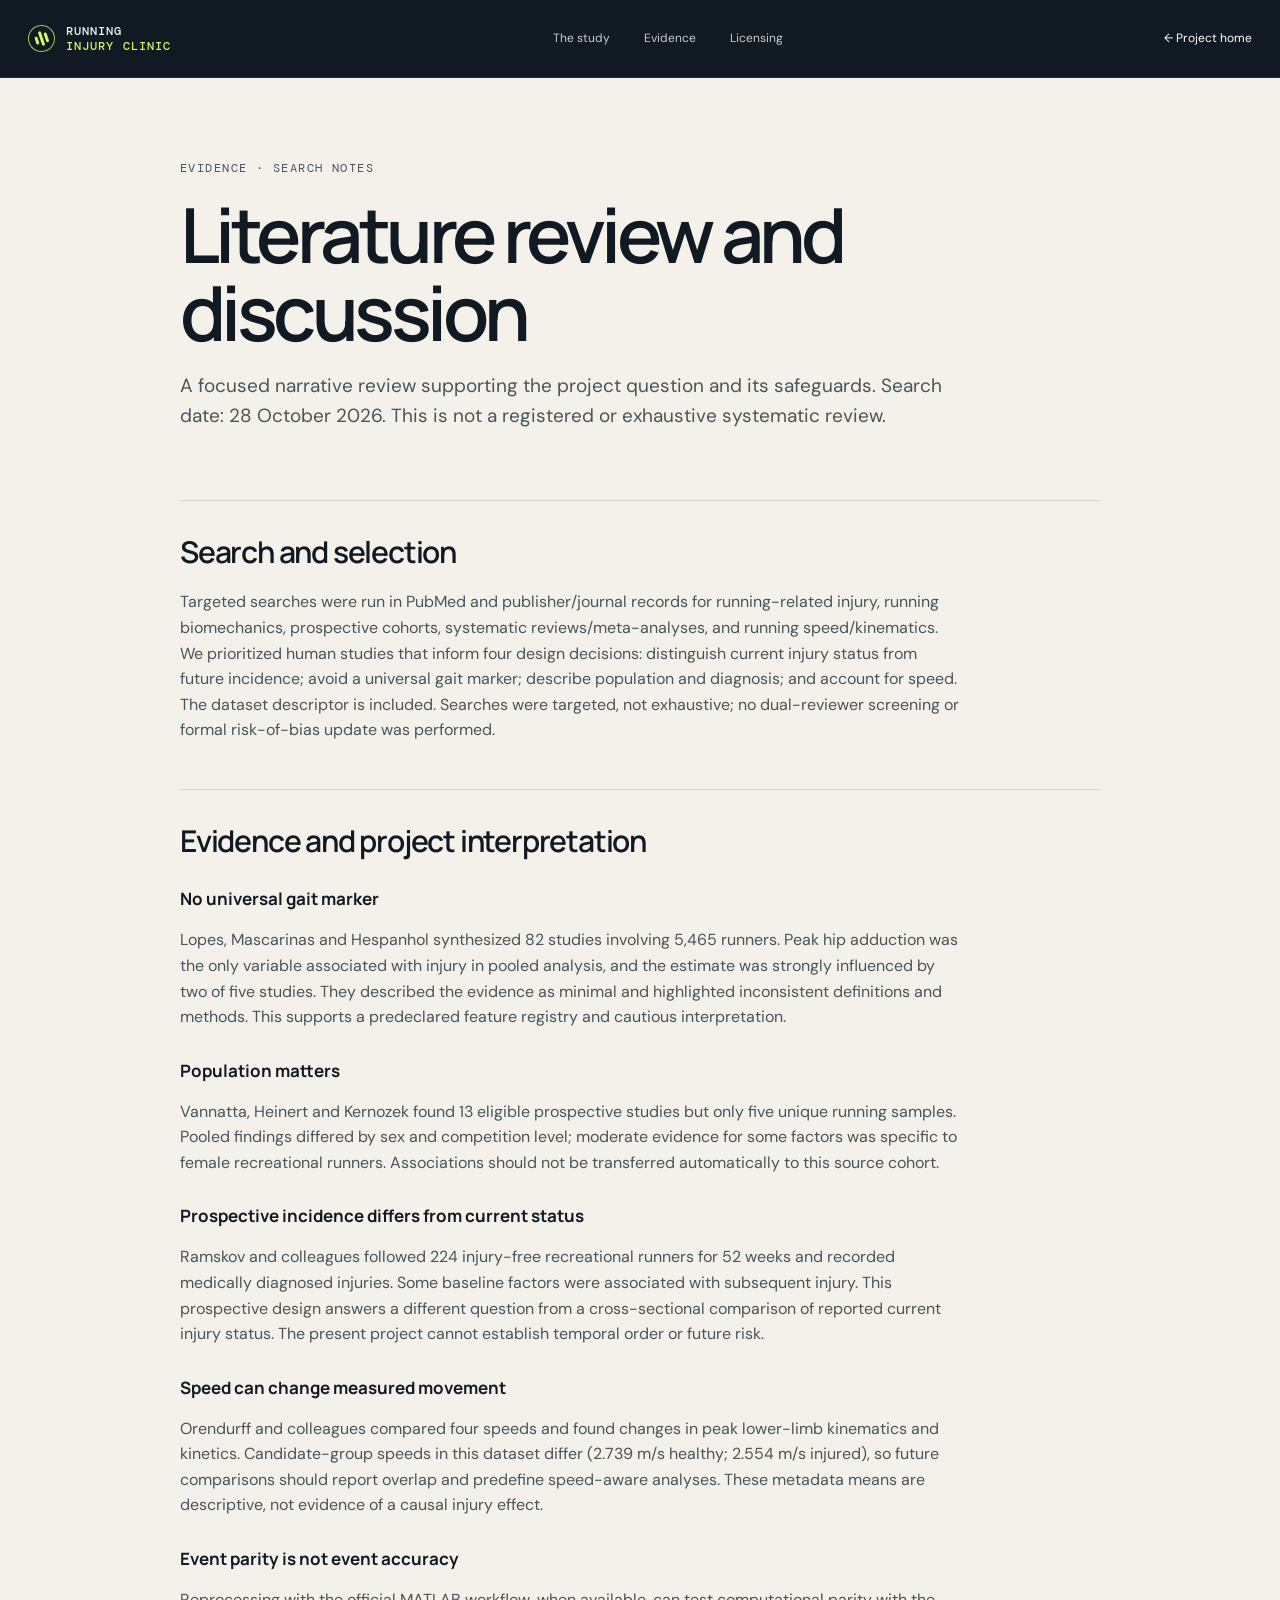
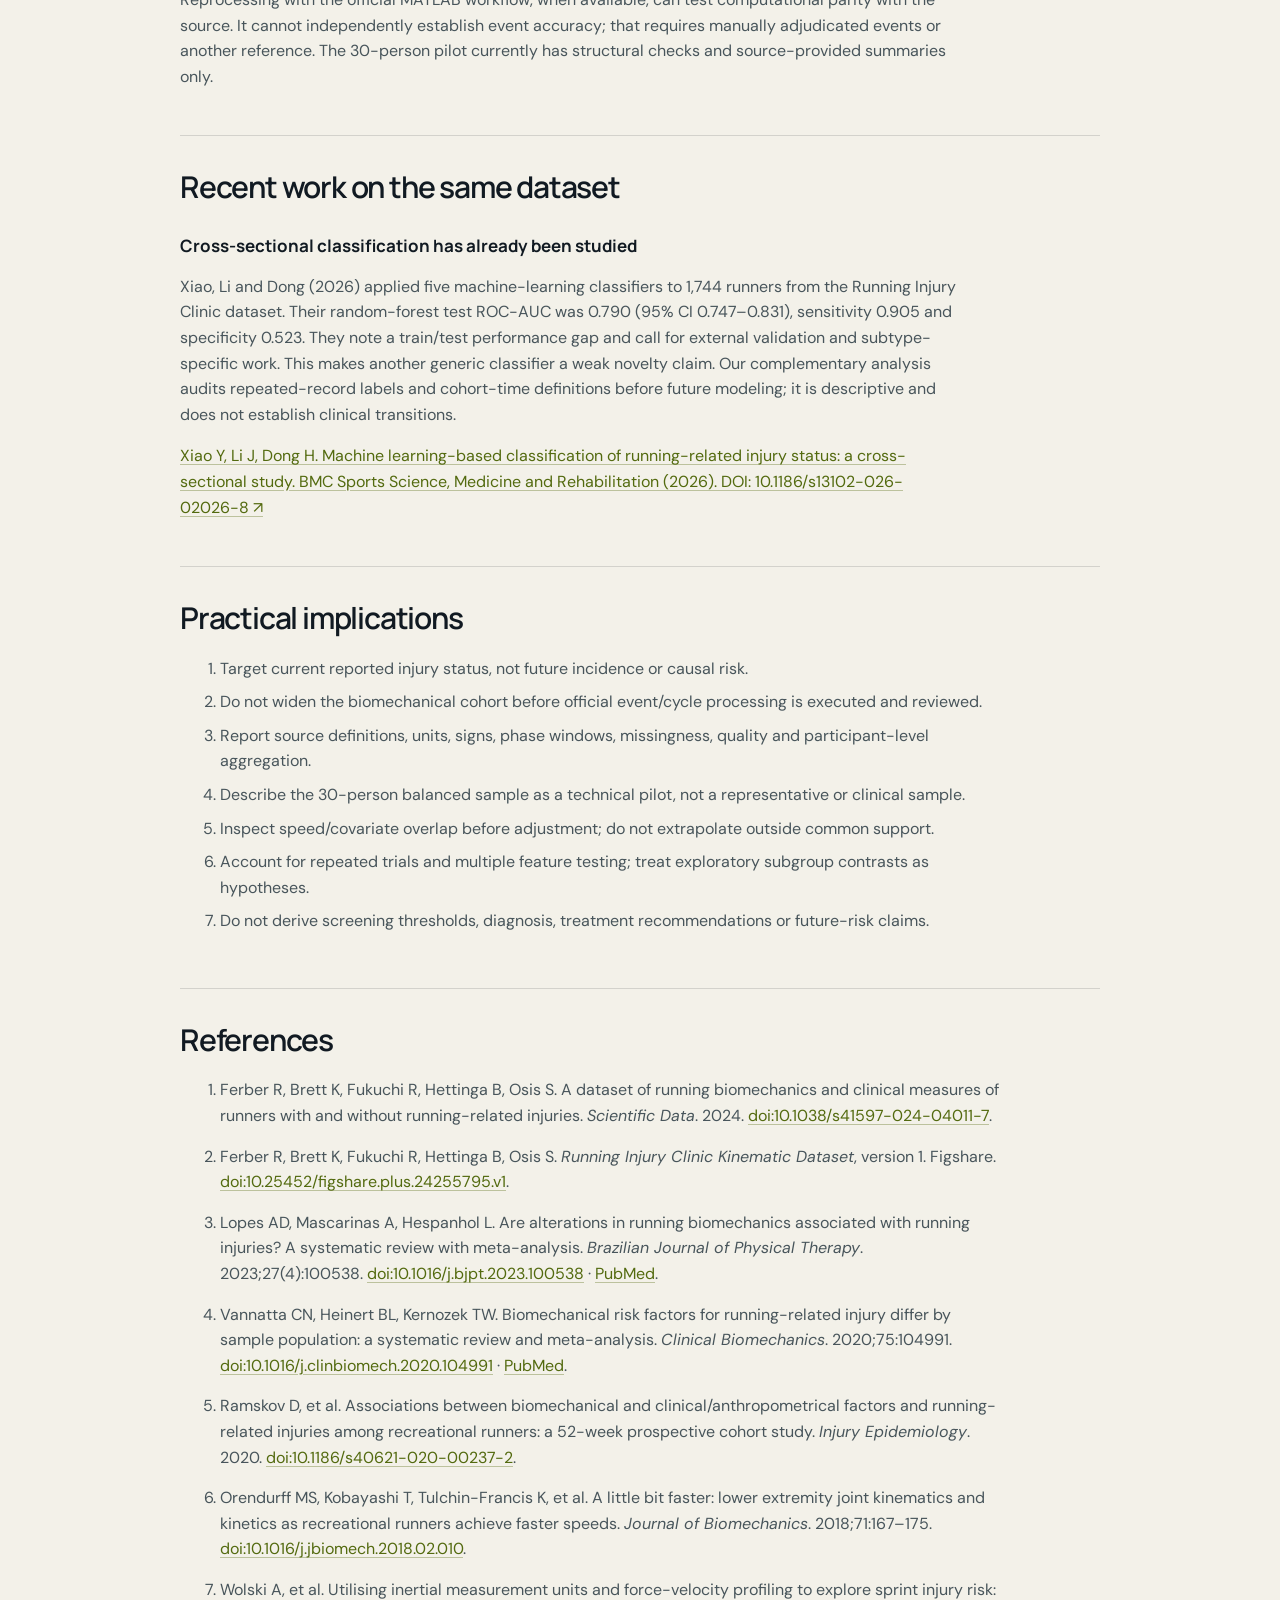
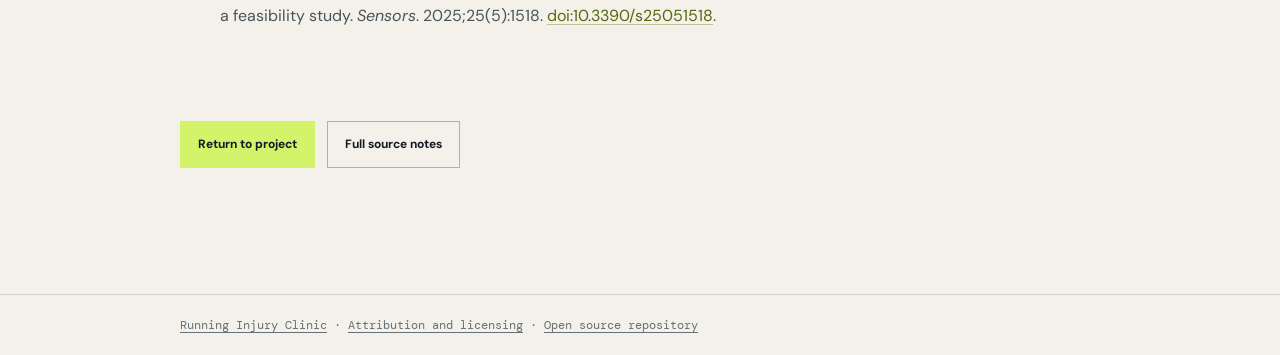
<file: site/references.html>
<!doctype html>
<html lang="en"><head><meta charset="utf-8"><meta name="viewport" content="width=device-width, initial-scale=1"><meta name="theme-color" content="#111a22"><title>Literature & references · Running Injury Clinic</title><link rel="stylesheet" href="styles.css"></head>
<body><header class="site-header"><a class="wordmark" href="index.html"><span class="mark" aria-hidden="true"><i></i><i></i><i></i></span><span>RUNNING<br><b>INJURY CLINIC</b></span></a><nav class="main-nav"><a href="index.html#study">The study</a><a href="index.html#evidence">Evidence</a><a href="licenses.html">Licensing</a></nav><a class="header-link" href="index.html">← Project home</a></header>
<main class="document-page"><p class="eyebrow eyebrow-dark">EVIDENCE · SEARCH NOTES</p><h1>Literature review and discussion</h1><p class="document-lede">A focused narrative review supporting the project question and its safeguards. Search date: 28 October 2026. This is not a registered or exhaustive systematic review.</p>
<section><h2>Search and selection</h2><p>Targeted searches were run in PubMed and publisher/journal records for running-related injury, running biomechanics, prospective cohorts, systematic reviews/meta-analyses, and running speed/kinematics. We prioritized human studies that inform four design decisions: distinguish current injury status from future incidence; avoid a universal gait marker; describe population and diagnosis; and account for speed. The dataset descriptor is included. Searches were targeted, not exhaustive; no dual-reviewer screening or formal risk-of-bias update was performed.</p></section>
<section><h2>Evidence and project interpretation</h2><h3>No universal gait marker</h3><p>Lopes, Mascarinas and Hespanhol synthesized 82 studies involving 5,465 runners. Peak hip adduction was the only variable associated with injury in pooled analysis, and the estimate was strongly influenced by two of five studies. They described the evidence as minimal and highlighted inconsistent definitions and methods. This supports a predeclared feature registry and cautious interpretation.</p><h3>Population matters</h3><p>Vannatta, Heinert and Kernozek found 13 eligible prospective studies but only five unique running samples. Pooled findings differed by sex and competition level; moderate evidence for some factors was specific to female recreational runners. Associations should not be transferred automatically to this source cohort.</p><h3>Prospective incidence differs from current status</h3><p>Ramskov and colleagues followed 224 injury-free recreational runners for 52 weeks and recorded medically diagnosed injuries. Some baseline factors were associated with subsequent injury. This prospective design answers a different question from a cross-sectional comparison of reported current injury status. The present project cannot establish temporal order or future risk.</p><h3>Speed can change measured movement</h3><p>Orendurff and colleagues compared four speeds and found changes in peak lower-limb kinematics and kinetics. Candidate-group speeds in this dataset differ (2.739 m/s healthy; 2.554 m/s injured), so future comparisons should report overlap and predefine speed-aware analyses. These metadata means are descriptive, not evidence of a causal injury effect.</p><h3>Event parity is not event accuracy</h3><p>Reprocessing with the official MATLAB workflow, when available, can test computational parity with the source. It cannot independently establish event accuracy; that requires manually adjudicated events or another reference. The 30-person pilot currently has structural checks and source-provided summaries only.</p></section>
<section><h2>Recent work on the same dataset</h2><h3>Cross-sectional classification has already been studied</h3><p>Xiao, Li and Dong (2026) applied five machine-learning classifiers to 1,744 runners from the Running Injury Clinic dataset. Their random-forest test ROC-AUC was 0.790 (95% CI 0.747–0.831), sensitivity 0.905 and specificity 0.523. They note a train/test performance gap and call for external validation and subtype-specific work. This makes another generic classifier a weak novelty claim. Our complementary analysis audits repeated-record labels and cohort-time definitions before future modeling; it is descriptive and does not establish clinical transitions.</p><p><a href="https://doi.org/10.1186/s13102-026-02026-8" target="_blank" rel="noreferrer">Xiao Y, Li J, Dong H. Machine learning-based classification of running-related injury status: a cross-sectional study. BMC Sports Science, Medicine and Rehabilitation (2026). DOI: 10.1186/s13102-026-02026-8 ↗</a></p></section>
<section><h2>Practical implications</h2><ol><li>Target current reported injury status, not future incidence or causal risk.</li><li>Do not widen the biomechanical cohort before official event/cycle processing is executed and reviewed.</li><li>Report source definitions, units, signs, phase windows, missingness, quality and participant-level aggregation.</li><li>Describe the 30-person balanced sample as a technical pilot, not a representative or clinical sample.</li><li>Inspect speed/covariate overlap before adjustment; do not extrapolate outside common support.</li><li>Account for repeated trials and multiple feature testing; treat exploratory subgroup contrasts as hypotheses.</li><li>Do not derive screening thresholds, diagnosis, treatment recommendations or future-risk claims.</li></ol></section>
<section><h2>References</h2><ol class="reference-list"><li>Ferber R, Brett K, Fukuchi R, Hettinga B, Osis S. A dataset of running biomechanics and clinical measures of runners with and without running-related injuries. <i>Scientific Data</i>. 2024. <a href="https://doi.org/10.1038/s41597-024-04011-7">doi:10.1038/s41597-024-04011-7</a>.</li><li>Ferber R, Brett K, Fukuchi R, Hettinga B, Osis S. <i>Running Injury Clinic Kinematic Dataset</i>, version 1. Figshare. <a href="https://doi.org/10.25452/figshare.plus.24255795.v1">doi:10.25452/figshare.plus.24255795.v1</a>.</li><li>Lopes AD, Mascarinas A, Hespanhol L. Are alterations in running biomechanics associated with running injuries? A systematic review with meta-analysis. <i>Brazilian Journal of Physical Therapy</i>. 2023;27(4):100538. <a href="https://doi.org/10.1016/j.bjpt.2023.100538">doi:10.1016/j.bjpt.2023.100538</a> · <a href="https://pubmed.ncbi.nlm.nih.gov/37651773/">PubMed</a>.</li><li>Vannatta CN, Heinert BL, Kernozek TW. Biomechanical risk factors for running-related injury differ by sample population: a systematic review and meta-analysis. <i>Clinical Biomechanics</i>. 2020;75:104991. <a href="https://doi.org/10.1016/j.clinbiomech.2020.104991">doi:10.1016/j.clinbiomech.2020.104991</a> · <a href="https://pubmed.ncbi.nlm.nih.gov/32203864/">PubMed</a>.</li><li>Ramskov D, et al. Associations between biomechanical and clinical/anthropometrical factors and running-related injuries among recreational runners: a 52-week prospective cohort study. <i>Injury Epidemiology</i>. 2020. <a href="https://doi.org/10.1186/s40621-020-00237-2">doi:10.1186/s40621-020-00237-2</a>.</li><li>Orendurff MS, Kobayashi T, Tulchin-Francis K, et al. A little bit faster: lower extremity joint kinematics and kinetics as recreational runners achieve faster speeds. <i>Journal of Biomechanics</i>. 2018;71:167–175. <a href="https://doi.org/10.1016/j.jbiomech.2018.02.010">doi:10.1016/j.jbiomech.2018.02.010</a>.</li><li>Wolski A, et al. Utilising inertial measurement units and force-velocity profiling to explore sprint injury risk: a feasibility study. <i>Sensors</i>. 2025;25(5):1518. <a href="https://doi.org/10.3390/s25051518">doi:10.3390/s25051518</a>.</li></ol></section>
<p class="document-back"><a class="button button-lime" href="index.html">Return to project</a> <a class="button button-line" href="https://github.com/victorgomezadapty/running-injury-clinic/blob/main/docs/literature_review.md">Full source notes</a></p></main><footer class="document-footer"><a href="index.html">Running Injury Clinic</a> · <a href="licenses.html">Attribution and licensing</a> · <a href="https://github.com/victorgomezadapty/running-injury-clinic">Open source repository</a></footer></body></html>
</file>
<file: site/styles.css>
@import url('https://fonts.googleapis.com/css2?family=DM+Mono:wght@400;500&family=DM+Sans:wght@400;500;600;700&family=Manrope:wght@400;500;600;700;800&display=swap');

:root{--ink:#111a22;--ink-soft:#26333d;--paper:#f3f1e9;--paper-2:#e9e7de;--lime:#d3f36b;--teal:#6cc9be;--orange:#f08b62;--muted:#8d999e;--line:rgba(17,26,34,.14);--dark-line:rgba(255,255,255,.15);--sans:'DM Sans',Arial,sans-serif;--display:'Manrope','DM Sans',sans-serif;--mono:'DM Mono',monospace;--content:1180px}
*{box-sizing:border-box}html{scroll-behavior:smooth;scroll-padding-top:90px}body{margin:0;background:var(--paper);color:var(--ink);font-family:var(--sans);font-size:16px;line-height:1.6;-webkit-font-smoothing:antialiased}a{color:inherit;text-decoration:none}button,input{font:inherit}button:focus-visible,a:focus-visible,input:focus-visible{outline:3px solid var(--orange);outline-offset:4px}.skip-link{position:absolute;left:12px;top:-60px;background:var(--lime);color:var(--ink);padding:10px 14px;z-index:99}.skip-link:focus{top:12px}
.site-header{height:78px;background:var(--ink);color:#f4f5ef;display:flex;align-items:center;justify-content:space-between;padding:0 max(28px,calc((100vw - 1370px)/2));position:sticky;top:0;z-index:30;border-bottom:1px solid rgba(255,255,255,.08)}.wordmark{display:flex;align-items:center;gap:11px;font:500 12px/1.2 var(--mono);letter-spacing:.09em}.wordmark b{font-weight:500;color:var(--lime)}.mark{width:27px;height:27px;border:1px solid rgba(211,243,107,.75);border-radius:50%;display:flex;align-items:center;justify-content:center;gap:2px;transform:rotate(-19deg)}.mark i{display:block;width:3px;border-radius:4px;background:var(--lime)}.mark i:nth-child(1){height:8px}.mark i:nth-child(2){height:15px}.mark i:nth-child(3){height:10px}.main-nav{display:flex;align-items:center;gap:34px}.main-nav a,.header-link{font-size:12px;color:#c7ced0;transition:color .2s}.main-nav a:hover,.header-link:hover{color:var(--lime)}.header-actions{display:flex;align-items:center;gap:22px}.language-toggle{border:1px solid rgba(255,255,255,.25);border-radius:20px;background:transparent;color:var(--lime);padding:6px 10px;font:12px var(--mono);cursor:pointer}.header-link{color:#fff}.header-link span{color:var(--lime);margin-left:4px}.menu-toggle,.mobile-nav{display:none}
.hero{min-height:680px;background:var(--ink);color:#f6f5ef;display:grid;grid-template-columns:minmax(360px,.88fr) minmax(430px,1.12fr);column-gap:4vw;padding:94px max(40px,calc((100vw - 1250px)/2)) 55px;position:relative;overflow:hidden}.hero:before{content:"";position:absolute;width:650px;height:650px;top:-395px;left:-250px;border-radius:50%;border:1px solid rgba(211,243,107,.12);box-shadow:0 0 0 50px rgba(211,243,107,.025),0 0 0 100px rgba(211,243,107,.018);pointer-events:none}.hero-copy{align-self:center;z-index:2;padding-bottom:40px}.eyebrow{font:12px var(--mono);letter-spacing:.12em;color:var(--lime);margin:0 0 20px;display:flex;align-items:center;gap:9px}.status-dot{display:inline-block;width:7px;height:7px;border-radius:50%;background:var(--lime);box-shadow:0 0 12px rgba(211,243,107,.75);flex:none}.hero h1{font:600 clamp(40px,5.3vw,70px)/1.035 var(--display);letter-spacing:-.058em;max-width:620px;margin:0 0 24px}.hero-lede{max-width:520px;font-size:17px;line-height:1.65;color:#bdc5c5;margin:0}.hero-buttons{display:flex;gap:12px;flex-wrap:wrap;margin-top:33px}.button{min-height:47px;display:inline-flex;align-items:center;justify-content:center;gap:24px;padding:0 17px;font-size:12px;font-weight:700;border:1px solid transparent;transition:transform .2s,background .2s,border-color .2s}.button:hover{transform:translateY(-2px)}.button-lime{background:var(--lime);color:var(--ink)}.button-ghost{border-color:rgba(255,255,255,.24);color:#f5f6f0}.button-ghost:hover{border-color:var(--lime)}.button-ghost span:last-child,.button-lime span:last-child{font-size:17px}.scope-stamp{margin:45px 0 0;display:flex;align-items:center;gap:11px;color:#99a4a6;font:12px var(--mono);letter-spacing:.05em}.stamp-line{height:1px;width:34px;background:var(--orange)}.hero-visual{align-self:center;position:relative;background:radial-gradient(ellipse at 51% 49%,rgba(211,243,107,.1),transparent 57%);border:1px solid rgba(255,255,255,.13);border-radius:24px;padding:10px 12px 9px;margin-top:6px;box-shadow:0 25px 80px rgba(0,0,0,.2)}.visual-topline{display:flex;justify-content:space-between;padding:8px 13px;color:#9eaaab;font:12px var(--mono);letter-spacing:.09em}.runner-svg{display:block;width:100%;overflow:visible}.ghost-path{fill:none;stroke:var(--teal);stroke-width:2;stroke-dasharray:4 7;opacity:.45}.runner-head{fill:var(--lime)}.torso{fill:var(--lime)}.pelvis{fill:var(--teal)}.runner-svg .arm,.runner-svg .leg{fill:none;stroke:#f4f4ed;stroke-width:11;stroke-linecap:round;stroke-linejoin:round}.runner-svg .leg-back{stroke:#95a5a7}.runner-svg .joint{fill:var(--orange);stroke:var(--ink);stroke-width:2}.shoe{fill:var(--orange)}.runner-torso{animation:body-bob .62s ease-in-out infinite alternate;transform-origin:275px 160px}.arm-front{transform-origin:291px 119px;animation:arm-front .62s ease-in-out infinite alternate}.arm-back{transform-origin:259px 116px;animation:arm-back .62s ease-in-out infinite alternate}.leg-front{transform-origin:273px 180px;animation:leg-front .62s ease-in-out infinite alternate}.leg-back{transform-origin:273px 180px;animation:leg-back .62s ease-in-out infinite alternate}.shoe-front{transform-origin:376px 275px;animation:shoe-front .62s ease-in-out infinite alternate}.shoe-back{transform-origin:160px 250px;animation:shoe-back .62s ease-in-out infinite alternate}.orbit{transform-origin:282px 183px;animation:orbit 20s linear infinite}.orbit-b{animation-direction:reverse;animation-duration:14s}.scan-line{stroke:var(--lime);stroke-opacity:.6;stroke-width:1;stroke-dasharray:48 800;animation:scan 5s linear infinite}.track-point{fill:var(--lime);filter:drop-shadow(0 0 6px rgba(211,243,107,.8))}.point-b{fill:var(--orange)}.svg-label{font:12px var(--mono);fill:#9da9a9;letter-spacing:.05em}.cycle-control{display:flex;align-items:center;gap:14px;padding:4px 12px 8px}.play-toggle{width:29px;height:29px;border:1px solid rgba(211,243,107,.6);border-radius:50%;background:transparent;color:var(--lime);cursor:pointer;font-size:12px;flex:none}.play-icon{display:none}.play-toggle.is-paused .pause-icon{display:none}.play-toggle.is-paused .play-icon{display:block;font-size:12px;padding-left:2px}.runner-paused .runner-torso,.runner-paused .arm,.runner-paused .leg,.runner-paused .shoe,.runner-paused .orbit,.runner-paused .scan-line{animation-play-state:paused}.cycle-track-wrap{flex:1}.cycle-state{display:flex;justify-content:space-between;align-items:center;margin-bottom:4px}.cycle-state span{font:12px var(--mono);color:#99a6a6;letter-spacing:.05em}.cycle-state strong{color:#f6f6ef;font-size:12px}.cycle-track-wrap input{width:100%;height:4px;appearance:none;background:linear-gradient(90deg,var(--lime) var(--progress,25%),rgba(255,255,255,.19) var(--progress,25%));border-radius:5px;display:block;cursor:pointer}.cycle-track-wrap input::-webkit-slider-thumb{appearance:none;width:12px;height:12px;border-radius:50%;background:var(--orange);border:2px solid var(--ink);box-shadow:0 0 0 1px var(--orange)}.cycle-track-wrap input::-moz-range-thumb{width:9px;height:9px;border-radius:50%;background:var(--orange);border:2px solid var(--ink);box-shadow:0 0 0 1px var(--orange)}.cycle-number{font:12px var(--mono);color:#7e8b8d}.illustration-note{margin:0;padding:0 12px 7px;color:#7c898b;font-size:12px}.hero-bottom{position:absolute;bottom:22px;left:max(40px,calc((100vw - 1250px)/2));right:max(40px,calc((100vw - 1250px)/2));display:flex;justify-content:space-between;color:#7f8b8e;font:12px var(--mono);letter-spacing:.08em}.hero-bottom i{color:var(--orange);font-style:normal}
@keyframes body-bob{to{transform:translateY(-5px) rotate(2deg)}}@keyframes arm-front{to{transform:rotate(-19deg)}}@keyframes arm-back{to{transform:rotate(19deg)}}@keyframes leg-front{to{transform:rotate(-26deg)}}@keyframes leg-back{to{transform:rotate(23deg)}}@keyframes shoe-front{to{transform:translate(-5px,-4px) rotate(-8deg)}}@keyframes shoe-back{to{transform:translate(5px,4px) rotate(7deg)}}@keyframes orbit{to{transform:rotate(360deg)}}@keyframes scan{0%{stroke-dashoffset:850}100%{stroke-dashoffset:0}}
.metrics-band{display:grid;grid-template-columns:1.08fr repeat(3,1fr) 1.22fr;background:var(--lime);padding:25px max(40px,calc((100vw - 1250px)/2));gap:22px;align-items:center}.metric-intro span,.metric-status .status-pill{font:12px var(--mono);letter-spacing:.1em;color:#53620e}.metric-intro p{font:600 13px/1.35 var(--display);margin:8px 0 0;max-width:180px}.metric{padding-left:18px;border-left:1px solid rgba(17,26,34,.2);display:flex;flex-direction:column}.metric strong{font:600 31px/1 var(--display);letter-spacing:-.05em}.metric>span{font-size:12px;margin-top:5px}.metric small{font:12px var(--mono);color:#596534;margin-top:5px}.metric-status{padding-left:18px;border-left:1px solid rgba(17,26,34,.2)}.status-pill{display:inline-block;border:1px solid currentColor;border-radius:30px;padding:6px 9px;font:12px var(--mono);letter-spacing:.07em;color:#f08b62}.metric-status .status-pill{color:#57430d}.metric-status p{font-size:12px;line-height:1.4;margin:8px 0 0;max-width:220px}
.section{max-width:var(--content);margin:0 auto;padding:120px 44px;display:grid;grid-template-columns:150px 1fr;gap:55px}.section-aside{display:flex;flex-direction:column;justify-content:space-between;padding:9px 0 0}.section-index{font:12px var(--mono);color:#788386;letter-spacing:.1em}.vertical-note{writing-mode:vertical-rl;transform:rotate(180deg);align-self:flex-start;font:12px var(--mono);color:#a3aaa8;letter-spacing:.1em}.section-main{max-width:970px}.eyebrow-dark{color:#61740d}.section h2,.cohort-heading h2,.speed-copy h2,.evidence-top h2,.limits-heading h2,.reproduce-copy h2{font:600 clamp(34px,4vw,54px)/1.08 var(--display);letter-spacing:-.055em;margin:0;max-width:840px}.section h2 em{font-family:Georgia,serif;font-weight:400}.study-grid{display:grid;grid-template-columns:1.2fr .8fr;gap:44px;margin:32px 0 44px}.study-lede{font-size:17px;line-height:1.75;color:#46535a;max-width:590px;margin:0}.callout{border-left:2px solid var(--orange);padding:2px 0 2px 18px;display:flex;gap:12px;align-items:flex-start}.callout-icon{font-size:20px;color:var(--orange);line-height:1}.callout p{font-size:13px;line-height:1.55;margin:0;color:#414d52}.study-facts{display:grid;grid-template-columns:repeat(4,1fr);border-top:1px solid var(--line);border-bottom:1px solid var(--line)}.study-facts div{padding:17px 14px 18px 0;display:flex;flex-direction:column;gap:8px}.study-facts div+div{padding-left:16px;border-left:1px solid var(--line)}.study-facts span{font:12px var(--mono);letter-spacing:.08em;color:#748084}.study-facts strong{font-size:13px;line-height:1.35;font-weight:600}
.cohort-section{background:var(--ink);color:#f4f3ec;padding:82px max(40px,calc((100vw - 1250px)/2)) 62px}.cohort-heading{display:flex;justify-content:space-between;gap:35px;align-items:flex-end;margin:0 auto 44px;max-width:var(--content)}.cohort-heading .eyebrow{color:var(--lime)}.cohort-heading h2{font-size:40px}.cohort-heading>p{color:#a8b3b2;font-size:13px;line-height:1.6;max-width:340px;margin:0 0 4px}.cohort-flow{max-width:var(--content);display:grid;grid-template-columns:1fr 55px 1.15fr 55px 1fr;align-items:stretch;margin:0 auto}.flow-card{position:relative;min-height:232px;border:1px solid rgba(255,255,255,.17);border-radius:15px;padding:24px 21px 18px;overflow:hidden}.flow-source{background:rgba(255,255,255,.035)}.flow-candidate{background:rgba(211,243,107,.06);border-color:rgba(211,243,107,.52)}.flow-pilot{background:rgba(108,201,190,.055);border-color:rgba(108,201,190,.32)}.flow-step{position:absolute;right:17px;top:15px;font:12px var(--mono);color:#819092}.flow-kicker{font:12px var(--mono);letter-spacing:.1em;color:#95a2a3;display:block}.flow-card strong{display:block;font:600 46px/1 var(--display);letter-spacing:-.05em;margin:18px 0 8px}.flow-card p{font-size:12px;color:#bbc3c2;line-height:1.5;min-height:38px;margin:0}.flow-foot{display:flex;align-items:center;justify-content:space-between;color:#849394;font:12px var(--mono);margin-top:18px}.flow-candidate .flow-foot{color:#c4d292}.flow-arrow{font-size:25px;color:var(--orange);text-align:center;align-self:center}.stack-bar{height:5px;display:flex;margin-top:20px;border-radius:5px;overflow:hidden;background:#334048}.stack-bar i{width:28.1%;background:var(--teal)}.stack-bar b{flex:1;background:var(--orange)}.flow-foot .status-dot{width:6px;height:6px}.cohort-caption{max-width:var(--content);margin:23px auto 0;color:#899699;font:12px/1.5 var(--mono)}
.speed-section{padding:100px max(40px,calc((100vw - 1160px)/2));background:#e5e5d9;display:grid;grid-template-columns:1fr .92fr;gap:10vw;align-items:center}.speed-copy{max-width:530px}.speed-copy .eyebrow{color:#63780a}.speed-copy h2{font-size:47px}.speed-copy>p:not(.eyebrow){font-size:14px;color:#536066;line-height:1.75;margin:20px 0}.text-link{font-size:12px;font-weight:700;border-bottom:1px solid var(--ink);padding-bottom:5px}.text-link span:last-child{color:#61740d}.speed-chart{background:var(--paper);border-radius:15px;padding:24px 25px 17px;box-shadow:0 16px 50px rgba(17,26,34,.06)}.chart-heading{display:flex;justify-content:space-between;color:#758183;font:12px var(--mono);letter-spacing:.07em;padding-bottom:23px;border-bottom:1px solid var(--line)}.chart-row{display:grid;grid-template-columns:82px 1fr 43px;gap:12px;align-items:center;margin:22px 0}.chart-label{display:flex;align-items:center;gap:8px;font-size:12px}.legend-dot{width:8px;height:8px;border-radius:50%}.healthy{background:var(--teal)}.injured{background:var(--orange)}.bar-rail{height:10px;border-radius:10px;background:#e0e1d7;overflow:hidden}.speed-bar{display:block;height:100%;width:var(--bar);border-radius:inherit;transform-origin:left;animation:bar-grow 1.2s cubic-bezier(.2,.8,.2,1) both}.healthy-bar{background:var(--teal)}.injured-bar{background:var(--orange);animation-delay:.15s}.chart-row>strong{font:500 13px var(--mono)}.chart-scale{display:flex;justify-content:space-between;color:#909b99;font:12px var(--mono);margin-left:94px;padding-right:50px}.chart-note{border-top:1px solid var(--line);padding-top:14px;font-size:12px;color:#7c8788;margin:17px 0 0}.speed-chart.is-visible .speed-bar{animation-play-state:running}@keyframes bar-grow{from{transform:scaleX(0)}to{transform:scaleX(1)}}
.methods-section{padding-top:118px;padding-bottom:125px}.section-intro{font-size:15px;line-height:1.75;color:#647076;max-width:700px;margin:22px 0 35px}.method-grid{display:grid;grid-template-columns:repeat(2,1fr);border-top:1px solid var(--line);border-left:1px solid var(--line)}.method-card{position:relative;min-height:200px;padding:24px 25px 21px;border-right:1px solid var(--line);border-bottom:1px solid var(--line)}.method-number{font:12px var(--mono);color:#9ba5a1}.method-card h3{font:600 19px var(--display);letter-spacing:-.03em;margin:13px 0 8px}.method-card p{font-size:12px;line-height:1.6;color:#667176;margin:0 0 20px;max-width:360px}.method-tag{display:flex;align-items:center;gap:7px;color:#7a8585;font:12px var(--mono);letter-spacing:.05em}.method-pending .method-tag{color:#a4573e}.method-pending .method-tag i{width:6px;height:6px;background:var(--orange);border-radius:50%;animation:pulse 1.6s infinite}@keyframes pulse{50%{opacity:.3;box-shadow:0 0 0 5px rgba(240,139,98,.08)}}.pilot-result{margin-top:28px;background:#e7e7dd;border-radius:12px;padding:20px 22px}.pilot-result-head{display:flex;align-items:center;justify-content:space-between;gap:10px;padding-bottom:12px;border-bottom:1px solid rgba(17,26,34,.13);font:12px var(--mono);letter-spacing:.07em;color:#647173}.status-soft{color:#66740c}.result-row{display:flex;justify-content:space-between;gap:14px;padding:12px 0;border-bottom:1px solid rgba(17,26,34,.09);font-size:12px}.result-row strong{font:500 12px var(--mono)}.warning-value{color:#bb583e}.pilot-result>p{font-size:12px;color:#718080;line-height:1.55;margin:14px 0 0}
.evidence-section{background:var(--ink);color:#f5f5ee;padding:100px max(40px,calc((100vw - 1250px)/2)) 90px}.evidence-top{max-width:var(--content);margin:0 auto 43px;display:flex;justify-content:space-between;gap:45px;align-items:flex-end}.evidence-top .eyebrow{color:var(--lime)}.evidence-top h2{font-size:48px}.evidence-top>p{max-width:405px;font-size:13px;line-height:1.65;color:#aeb8b7;margin:0 0 5px}.evidence-grid{max-width:var(--content);margin:0 auto;display:grid;grid-template-columns:repeat(3,1fr);gap:12px}.evidence-card{min-height:250px;padding:24px 22px 21px;border:1px solid rgba(255,255,255,.16);border-radius:12px;display:flex;flex-direction:column;transition:transform .2s,border-color .2s,background .2s}.evidence-card:hover{transform:translateY(-4px);border-color:rgba(211,243,107,.55);background:rgba(255,255,255,.025)}.evidence-featured{background:rgba(211,243,107,.05);border-color:rgba(211,243,107,.5)}.evidence-label{font:12px var(--mono);letter-spacing:.08em;color:var(--lime)}.evidence-card h3{font:600 19px/1.27 var(--display);letter-spacing:-.035em;margin:18px 0 10px;max-width:350px}.evidence-card p{font-size:12px;line-height:1.65;color:#aeb8b7;margin:0 0 18px}.evidence-card a{font-size:12px;color:#d3f36b;margin-top:auto}.evidence-card a span{font-size:13px}.discussion-note{max-width:var(--content);margin:31px auto 0;padding:17px 19px;border-left:2px solid var(--orange);background:rgba(255,255,255,.04);display:grid;grid-template-columns:20px 1fr auto;gap:13px;align-items:start}.discussion-note>span{color:var(--orange);font-size:18px}.discussion-note p{margin:0;color:#bec6c4;font-size:12px;line-height:1.6}.discussion-note p b{color:#f2f2ea}.discussion-note>a{font-size:12px;color:var(--lime);white-space:nowrap}
.limits-section{padding:90px max(40px,calc((100vw - 1160px)/2));background:var(--paper-2)}.limits-heading{max-width:var(--content);margin:0 auto 36px}.limits-heading .eyebrow{color:#61740d}.limits-heading h2{font-size:42px;max-width:680px}.limits-columns{max-width:var(--content);margin:0 auto;display:grid;grid-template-columns:1fr 1fr;gap:14px}.limits-columns>div{background:var(--paper);padding:24px 25px 26px;border-radius:12px}.limit-mark{display:inline-flex;width:25px;height:25px;align-items:center;justify-content:center;border-radius:50%;font-size:17px}.limit-mark.yes{background:var(--lime)}.limit-mark.no{background:#f3c6b5;color:#914b35}.limits-columns h3{font:600 19px var(--display);margin:12px 0}.limits-columns ul{margin:0;padding-left:18px;color:#5f6b6f;font-size:12px;line-height:1.7}.limits-columns li+li{margin-top:7px}
.reproduce-section{background:#dfe8d2;padding:100px max(40px,calc((100vw - 1160px)/2));display:grid;grid-template-columns:1fr .9fr;gap:8vw;align-items:center}.reproduce-copy{max-width:510px}.reproduce-copy .eyebrow{color:#61740d}.reproduce-copy h2{font-size:43px}.reproduce-copy>p:not(.eyebrow){font-size:13px;line-height:1.7;color:#59675e;margin:19px 0 24px}.repro-buttons{display:flex;gap:10px;flex-wrap:wrap}.button-line{border-color:rgba(17,26,34,.3);color:var(--ink)}.button-line:hover{border-color:var(--ink);background:rgba(255,255,255,.24)}.license-note{border-top:1px solid rgba(17,26,34,.15);margin-top:27px;padding-top:18px;display:grid;grid-template-columns:25px 1fr;gap:10px}.license-icon{font:17px var(--mono);color:#60740c}.license-note p{font-size:12px;line-height:1.55;color:#667168;margin:0}.license-note p strong{color:#36433b}.license-note>a{grid-column:2;font-size:12px;font-weight:700;margin-top:2px}.repro-card{background:var(--ink);color:#edf1e9;padding:21px 22px;border-radius:14px;box-shadow:0 16px 42px rgba(17,26,34,.12)}.repro-card-head{display:flex;justify-content:space-between;padding:0 0 17px;border-bottom:1px solid rgba(255,255,255,.13);font:12px var(--mono);letter-spacing:.08em;color:#adb8b5}.copy-status{color:var(--lime)}.terminal-line{display:grid;grid-template-columns:25px 1fr auto;gap:10px;padding:15px 0;border-bottom:1px solid rgba(255,255,255,.1);align-items:center}.terminal-line>span{font:12px var(--mono);color:#718184}.terminal-line code{font:12px var(--mono);color:#d4ddd5;white-space:nowrap;overflow:hidden;text-overflow:ellipsis}.terminal-wait code{color:#efb095}.terminal-wait i{font:12px var(--mono);font-style:normal;color:#e7a183;border:1px solid rgba(240,139,98,.45);border-radius:10px;padding:3px 6px}.repro-foot{display:flex;justify-content:space-between;gap:10px;color:#829090;font:12px var(--mono);letter-spacing:.05em;padding-top:17px}.repro-card>p{font-size:12px;color:#9aa7a5;line-height:1.5;margin:15px 0 0}
.site-footer{background:#0c1319;color:#c5ccca;padding:36px max(40px,calc((100vw - 1250px)/2)) 20px}.footer-top{display:grid;grid-template-columns:1fr 1.2fr 1fr;align-items:center;padding-bottom:29px;border-bottom:1px solid rgba(255,255,255,.13);gap:20px}.wordmark-footer{color:#f6f4ec}.footer-top>p{font-size:12px;color:#829092;margin:0}.footer-portfolio{justify-self:end;font-size:12px;color:var(--lime)}.footer-bottom{display:flex;justify-content:space-between;gap:18px;align-items:center;padding-top:17px;color:#798587;font:12px var(--mono)}.footer-bottom a{color:#a8b3b0}.footer-bottom a:hover{color:var(--lime)}.footer-bottom>span:nth-child(2){display:flex;gap:9px;align-items:center}.footer-bottom>span:nth-child(2) a:first-child{color:#a8b3b0}
.reveal{opacity:0;transform:translateY(14px);transition:opacity .6s ease,transform .6s ease}.reveal.is-visible{opacity:1;transform:none}
@media(max-width:1050px){.hero{grid-template-columns:1fr 1fr;padding-top:70px}.metrics-band{grid-template-columns:repeat(4,1fr)}.metric-intro{grid-column:1/-1}.metric-intro p{max-width:none}.metric-status{grid-column:span 2}.section{grid-template-columns:90px 1fr;gap:35px;padding-left:35px;padding-right:35px}.cohort-flow{grid-template-columns:1fr 30px 1.15fr 30px 1fr}.flow-card{padding:20px 15px}.flow-card strong{font-size:40px}.speed-section,.reproduce-section{gap:5vw}.evidence-section{padding-left:35px;padding-right:35px}}
@media(max-width:760px){html{scroll-padding-top:70px}.site-header{height:66px;padding:0 19px}.main-nav,.header-link{display:none}.header-actions{gap:13px}.menu-toggle{display:flex;width:33px;height:33px;border:1px solid rgba(255,255,255,.2);border-radius:50%;background:transparent;flex-direction:column;justify-content:center;align-items:center;gap:5px}.menu-toggle span{height:1px;width:12px;background:#f2f2ed}.mobile-nav{display:flex;position:fixed;top:66px;left:0;right:0;z-index:29;background:#17222a;padding:18px 22px 24px;flex-direction:column;gap:15px;border-top:1px solid rgba(255,255,255,.12);box-shadow:0 20px 30px rgba(0,0,0,.2)}.mobile-nav[hidden]{display:none}.mobile-nav a{font-size:14px;color:#e2e7e4}.hero{display:flex;flex-direction:column;padding:66px 20px 66px;gap:37px;min-height:auto}.hero-copy{padding:0}.hero h1{font-size:clamp(40px,12vw,61px);max-width:560px}.hero-lede{font-size:15px}.hero-buttons{gap:9px;margin-top:25px}.button{min-height:44px;padding:0 13px;gap:15px;font-size:12px}.scope-stamp{margin-top:26px;font-size:12px}.hero-visual{width:100%;margin:0}.visual-topline{font-size:12px}.runner-svg{max-height:300px}.hero-bottom{left:20px;right:20px;bottom:18px;font-size:12px;gap:12px}.metrics-band{grid-template-columns:repeat(2,1fr);padding:25px 20px;gap:22px 14px}.metric-intro{grid-column:1/-1}.metric-intro p{font-size:12px}.metric{padding-left:11px}.metric:nth-of-type(2){border-left:0;padding-left:0}.metric strong{font-size:27px}.metric>span{font-size:12px}.metric-status{grid-column:1/-1;padding-left:0;border-left:0;border-top:1px solid rgba(17,26,34,.2);padding-top:15px}.section{display:block;padding:77px 21px}.section-aside{display:block;margin-bottom:25px}.vertical-note{display:none}.section h2,.cohort-heading h2,.evidence-top h2,.limits-heading h2{font-size:36px}.study-grid{grid-template-columns:1fr;gap:22px;margin:23px 0 28px}.study-lede{font-size:15px}.study-facts{grid-template-columns:1fr 1fr}.study-facts div{padding:13px 8px 14px 0}.study-facts div+div{padding-left:11px}.study-facts div:nth-child(3){border-left:0;padding-left:0;border-top:1px solid var(--line)}.study-facts div:nth-child(4){border-top:1px solid var(--line)}.study-facts strong{font-size:12px}.cohort-section{padding:70px 21px 43px}.cohort-heading{display:block;margin-bottom:29px}.cohort-heading h2{font-size:35px}.cohort-heading>p{margin-top:16px}.cohort-flow{display:flex;flex-direction:column;gap:5px}.flow-card{min-height:190px;padding:21px 19px}.flow-card strong{font-size:41px;margin:13px 0 5px}.flow-card p{min-height:0}.flow-arrow{transform:rotate(90deg);font-size:19px;line-height:1.3}.cohort-caption{font-size:12px}.speed-section{padding:73px 21px;display:block}.speed-copy h2,.reproduce-copy h2{font-size:38px}.speed-chart{margin-top:28px;padding:20px 17px 16px}.chart-row{grid-template-columns:72px 1fr 39px;gap:9px}.chart-scale{margin-left:81px;padding-right:44px}.methods-section{padding-top:75px;padding-bottom:75px}.section-intro{font-size:14px}.method-grid{grid-template-columns:1fr}.method-card{min-height:0;padding:19px 17px}.method-card p{max-width:500px}.pilot-result{padding:17px 15px}.result-row{font-size:12px}.result-row strong{font-size:12px}.evidence-section{padding:72px 21px 65px}.evidence-top{display:block;margin-bottom:28px}.evidence-top>p{margin-top:15px}.evidence-grid{grid-template-columns:1fr}.evidence-card{min-height:0;padding:21px 18px}.evidence-card h3{margin-top:12px}.discussion-note{grid-template-columns:20px 1fr;margin-top:21px;padding:15px 13px}.discussion-note>a{grid-column:2;white-space:normal}.limits-section{padding:71px 21px}.limits-heading h2{font-size:36px}.limits-columns{grid-template-columns:1fr;gap:10px}.limits-columns>div{padding:20px 18px}.reproduce-section{padding:73px 21px;display:block}.repro-card{margin-top:30px;padding:18px 15px}.terminal-line{grid-template-columns:20px 1fr auto;gap:7px}.terminal-line code{font-size:12px}.repro-foot{font-size:12px}.footer-top{grid-template-columns:1fr;gap:17px;padding-bottom:22px}.footer-top>p{max-width:260px}.footer-portfolio{justify-self:start}.footer-bottom{flex-direction:column;align-items:flex-start;font-size:12px}.footer-bottom>span:nth-child(2){flex-wrap:wrap}.back-top{align-self:flex-end}}
@media(prefers-reduced-motion:reduce){*,*::before,*::after{scroll-behavior:auto!important;animation-duration:.01ms!important;animation-iteration-count:1!important;transition-duration:.01ms!important}.reveal{opacity:1;transform:none}}

/* Long-form citation pages share the visual system without the dashboard layout. */
.document-page{width:min(920px,calc(100% - 44px));margin:0 auto;padding:82px 0 110px}.document-page h1{font:600 clamp(42px,7vw,76px)/1.02 var(--display);letter-spacing:-.06em;max-width:840px;margin:0 0 20px}.document-lede{font-size:19px;line-height:1.6;color:#536066;max-width:740px;margin:0 0 68px}.document-page section{border-top:1px solid var(--line);padding:34px 0 30px}.document-page h2{font:600 30px/1.15 var(--display);letter-spacing:-.04em;margin:0 0 20px}.document-page h3{font:700 17px/1.35 var(--display);margin:30px 0 7px}.document-page p,.document-page li{max-width:780px;color:#48555b}.document-page li{padding:0 0 8px}.document-page a:not(.button){color:#536a0f;text-decoration:underline;text-decoration-color:rgba(83,106,15,.35);text-underline-offset:3px}.document-page a:not(.button):hover{text-decoration-color:currentColor}.reference-list li{padding-bottom:15px}.document-page blockquote{margin:0;padding:20px 24px;border-left:3px solid var(--lime);background:var(--paper-2);color:#354147;line-height:1.8}.license-table-wrap{overflow-x:auto}.license-table-wrap table{border-collapse:collapse;width:100%;min-width:680px;background:rgba(255,255,255,.3)}.license-table-wrap th,.license-table-wrap td{text-align:left;vertical-align:top;padding:15px;border-bottom:1px solid var(--line);font-size:13px}.license-table-wrap th{font:12px var(--mono);letter-spacing:.08em;text-transform:uppercase;color:#65720c}.license-table-wrap td{color:#48555b}.document-back{display:flex;gap:12px;flex-wrap:wrap;margin-top:32px}.document-footer{border-top:1px solid var(--line);padding:22px max(22px,calc((100% - 920px)/2));font:12px var(--mono);color:#657176}.document-footer a{text-decoration:underline;text-underline-offset:3px}
@media(max-width:760px){.document-page{width:calc(100% - 38px);padding:55px 0 75px}.document-lede{font-size:16px;margin-bottom:45px}.document-page h2{font-size:25px}.document-page blockquote{padding:16px}.document-footer{line-height:2}}
.pilot-report-link{display:inline-block;margin-top:15px;font-size:12px;font-weight:700;color:var(--ink);text-decoration:underline;text-underline-offset:4px}

/* design-pass: rig driven by Fukuchi 2017 curves (runner.js) */
.rig-limb{fill:none;stroke:#f4f4ed;stroke-width:11;stroke-linecap:round;stroke-linejoin:round}
.rig-limb.far{stroke:#7f9093}
.rig-limb.arm-near{stroke-width:9}
.rig-foot{fill:none;stroke:#f4f4ed;stroke-width:9;stroke-linecap:round;stroke-linejoin:round}
.rig-foot.far{stroke:#7f9093}
.rig-trunk{fill:none;stroke:#f4f4ed;stroke-width:13;stroke-linecap:round}
.rig-joint{fill:var(--orange);stroke:var(--ink);stroke-width:2}
.rig-joint.far{fill:#a8604a}
.runner-svg .svg-label{font-size:20px;fill:#9da9a9;transition:fill .2s}
.runner-svg .svg-label.is-active{fill:var(--lime)}
.runner-svg .track-point{opacity:.45;transition:opacity .2s}
.runner-svg .track-point.is-active{opacity:1}
/* new analyses */
.extra-lead{max-width:760px;font-size:17px;line-height:1.6;color:var(--ink-soft);margin:18px 0 34px}
.extra-note{font:12px/1.5 var(--mono);color:#5b676c;margin-top:16px}
.balance-grid,.labels-grid{display:grid;grid-template-columns:1.5fr 1fr;gap:34px;align-items:start}
.smd-panel,.matrix-panel{background:#fff;border:1px solid var(--line);border-radius:18px;padding:24px}
.smd-head{display:flex;justify-content:space-between;font:12px var(--mono);letter-spacing:.06em;text-transform:uppercase;color:#5b676c;margin:0 0 10px calc(38% + 12px);padding-right:62px}
.smd-row{display:grid;grid-template-columns:38% 1fr 54px;gap:12px;align-items:center;padding:12px 0;border-top:1px solid var(--line)}
.smd-label strong{display:block;font-size:15px}
.smd-label span{display:block;font:12px/1.4 var(--mono);color:#5b676c}
.smd-track{position:relative;height:18px}
.smd-zero{position:absolute;left:50%;top:-4px;bottom:-4px;width:1px;background:var(--ink)}
.smd-tick{position:absolute;top:-4px;bottom:-4px;border-left:1px dashed #8d999e}
.smd-tick.minus{left:calc(50% - 50% / 6)}.smd-tick.plus{left:calc(50% + 50% / 6)}
.smd-bar{position:absolute;top:3px;height:12px;border-radius:3px;background:#b9c3c5}
.smd-row.is-imbalanced .smd-bar.neg{background:var(--teal)}
.smd-row.is-imbalanced .smd-bar.pos{background:var(--orange)}
.smd-value{font:500 15px var(--mono);text-align:right}
.overlap-card,.labels-aside{background:var(--ink);color:#e9ece6;border-radius:18px;padding:26px}
.overlap-eyebrow{font:12px var(--mono);letter-spacing:.08em;color:var(--lime)}
.overlap-bars{display:grid;gap:18px;margin:18px 0}
.overlap-head{display:flex;justify-content:space-between;align-items:baseline;font-size:15px}
.overlap-head strong{font:500 26px var(--display)}
.overlap-track{height:10px;border-radius:6px;background:rgba(255,255,255,.12);overflow:hidden;margin:6px 0 4px}
.overlap-track i{display:block;height:100%;background:var(--lime)}
.overlap-row.ov-injured .overlap-track i{background:var(--orange)}
.overlap-row small{font:12px var(--mono);color:#a9b4b6}
.overlap-card p,.labels-aside p{font-size:15px;line-height:1.55;color:#cdd3cf}
.matrix-caption{display:flex;justify-content:space-between;font:12px var(--mono);letter-spacing:.05em;color:#5b676c;margin-bottom:12px}
.status-matrix{display:grid;gap:6px}
.mx-row{display:grid;grid-template-columns:1.3fr repeat(4,1fr);gap:6px}
.mx-col,.mx-rowhead{font:12px var(--mono);color:#5b676c;display:flex;align-items:center}
.mx-col{justify-content:center;text-align:center}
.mx-cell{display:flex;align-items:center;justify-content:center;min-height:54px;border-radius:10px;font:500 19px var(--display)}
.mx-cell.same{background:#e5e5d9}
.mx-cell.changed{background:var(--orange);color:var(--ink)}
.mx-cell.empty{color:#a9b2b4;border:1px dashed var(--line)}
.stability-list{display:grid;gap:14px;margin-bottom:16px}
.stability-item strong{display:block;font:500 28px var(--display);color:var(--lime)}
.stability-item span{font-size:14px;color:#cdd3cf}
.labels-aside .text-link{color:var(--lime)}
@media(max-width:900px){.balance-grid,.labels-grid{grid-template-columns:1fr}}
@media(max-width:760px){
  .smd-head{margin-left:0;padding-right:0}
  .smd-row{grid-template-columns:1fr 54px;row-gap:8px}
  .smd-label{grid-column:1/-1}
  .smd-panel,.matrix-panel{padding:16px}
  .mx-row{grid-template-columns:1.25fr repeat(4,1fr);gap:4px}
  .mx-col{font-size:12px;writing-mode:vertical-rl;transform:rotate(180deg);min-height:92px;justify-content:flex-start}
  .mx-cell{min-height:44px;font-size:16px}
  .extra-lead{font-size:16px}
}
.smd-head{margin:0 0 10px;padding:0;justify-content:center;gap:28px;white-space:nowrap}
.smd-head span:first-child::before{content:"← "}
.smd-head span:last-child::after{content:" →"}
.overlap-row.ov-healthy .overlap-track i{background:var(--teal)}

/* design-pass: collapsible new analyses on mobile */
.collapse-toggle{display:none}
@media(max-width:760px){
  .is-collapsible .collapse-toggle{display:flex;align-items:center;justify-content:space-between;gap:12px;width:100%;min-height:48px;margin:18px 0 4px;padding:12px 16px;border:1px solid currentColor;border-radius:12px;background:transparent;color:inherit;font:600 15px/1.2 inherit;font-family:inherit;cursor:pointer;text-align:left}
  .is-collapsible .collapse-toggle:focus-visible{outline:3px solid #d3f36b;outline-offset:2px}
  .collapse-icon{font-size:22px;line-height:1}
  .is-collapsible:not(.is-open) .collapse-body{display:none}
}
</file>
